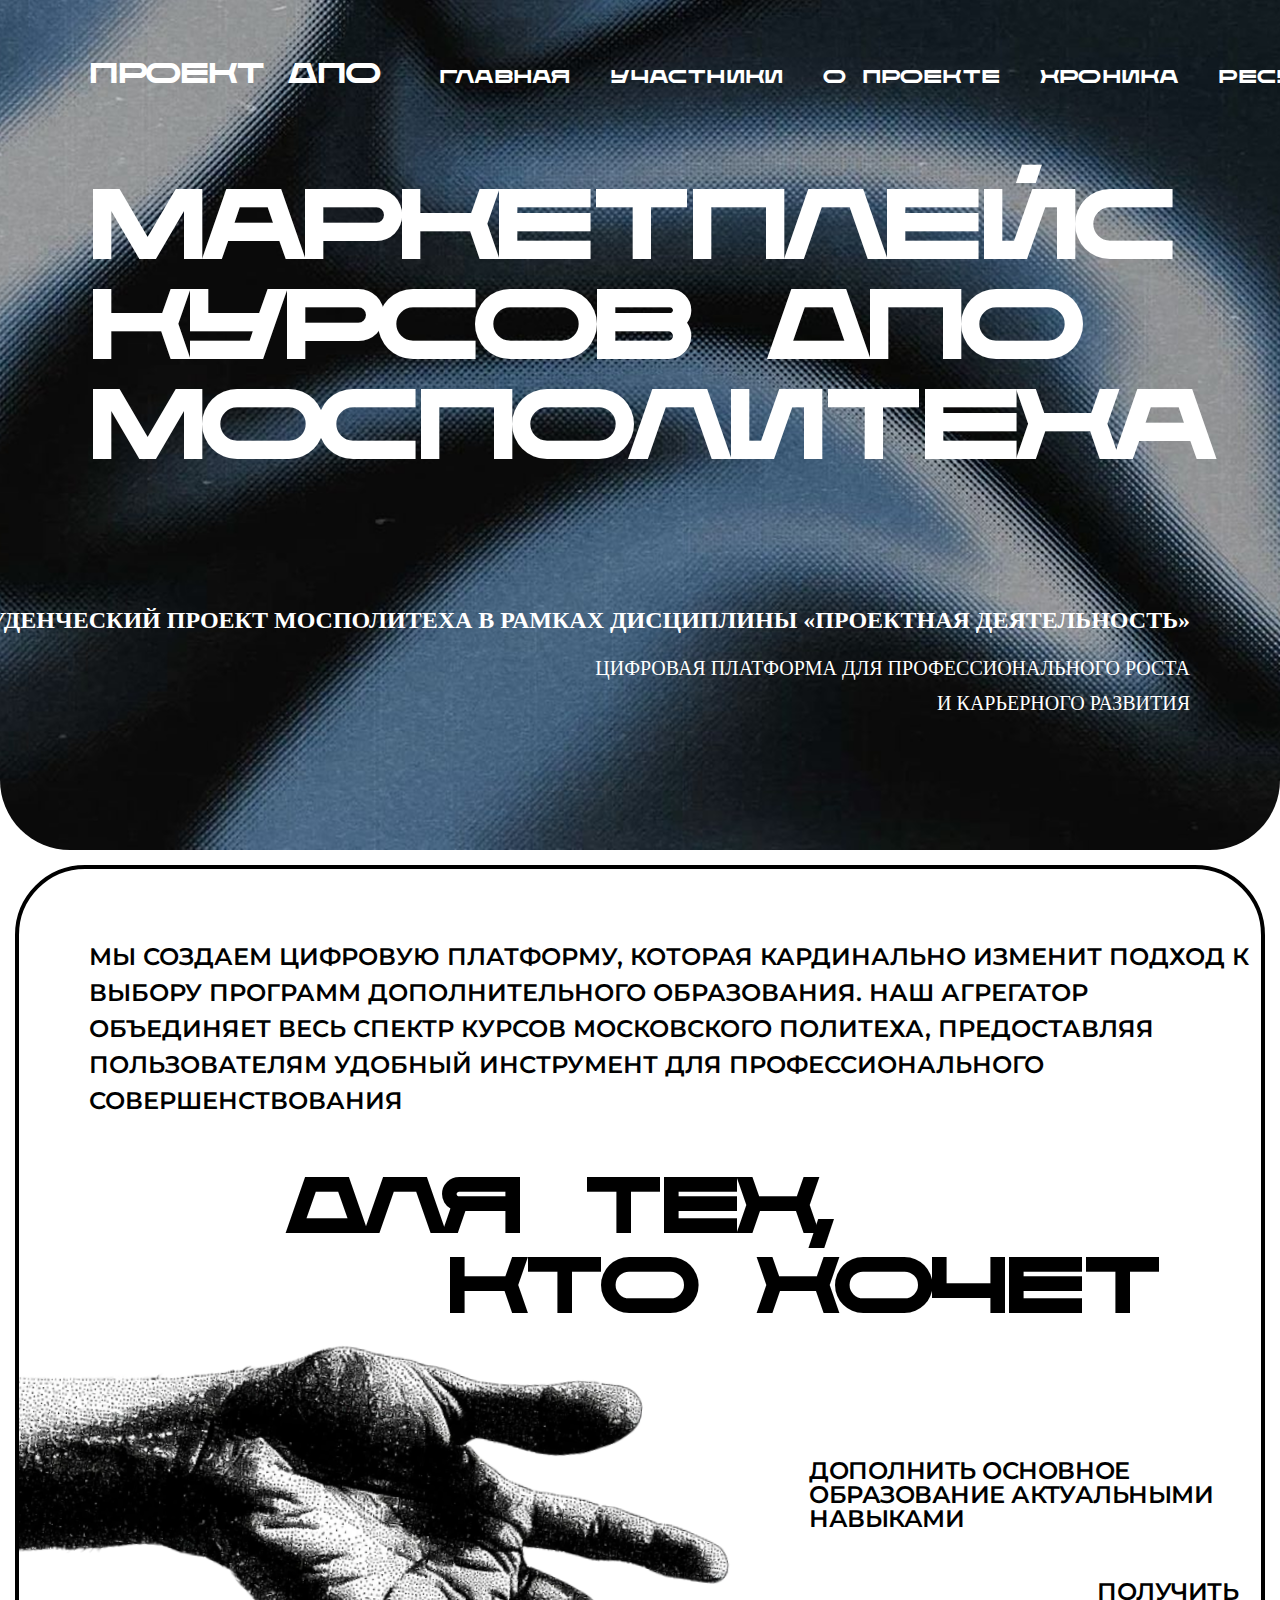
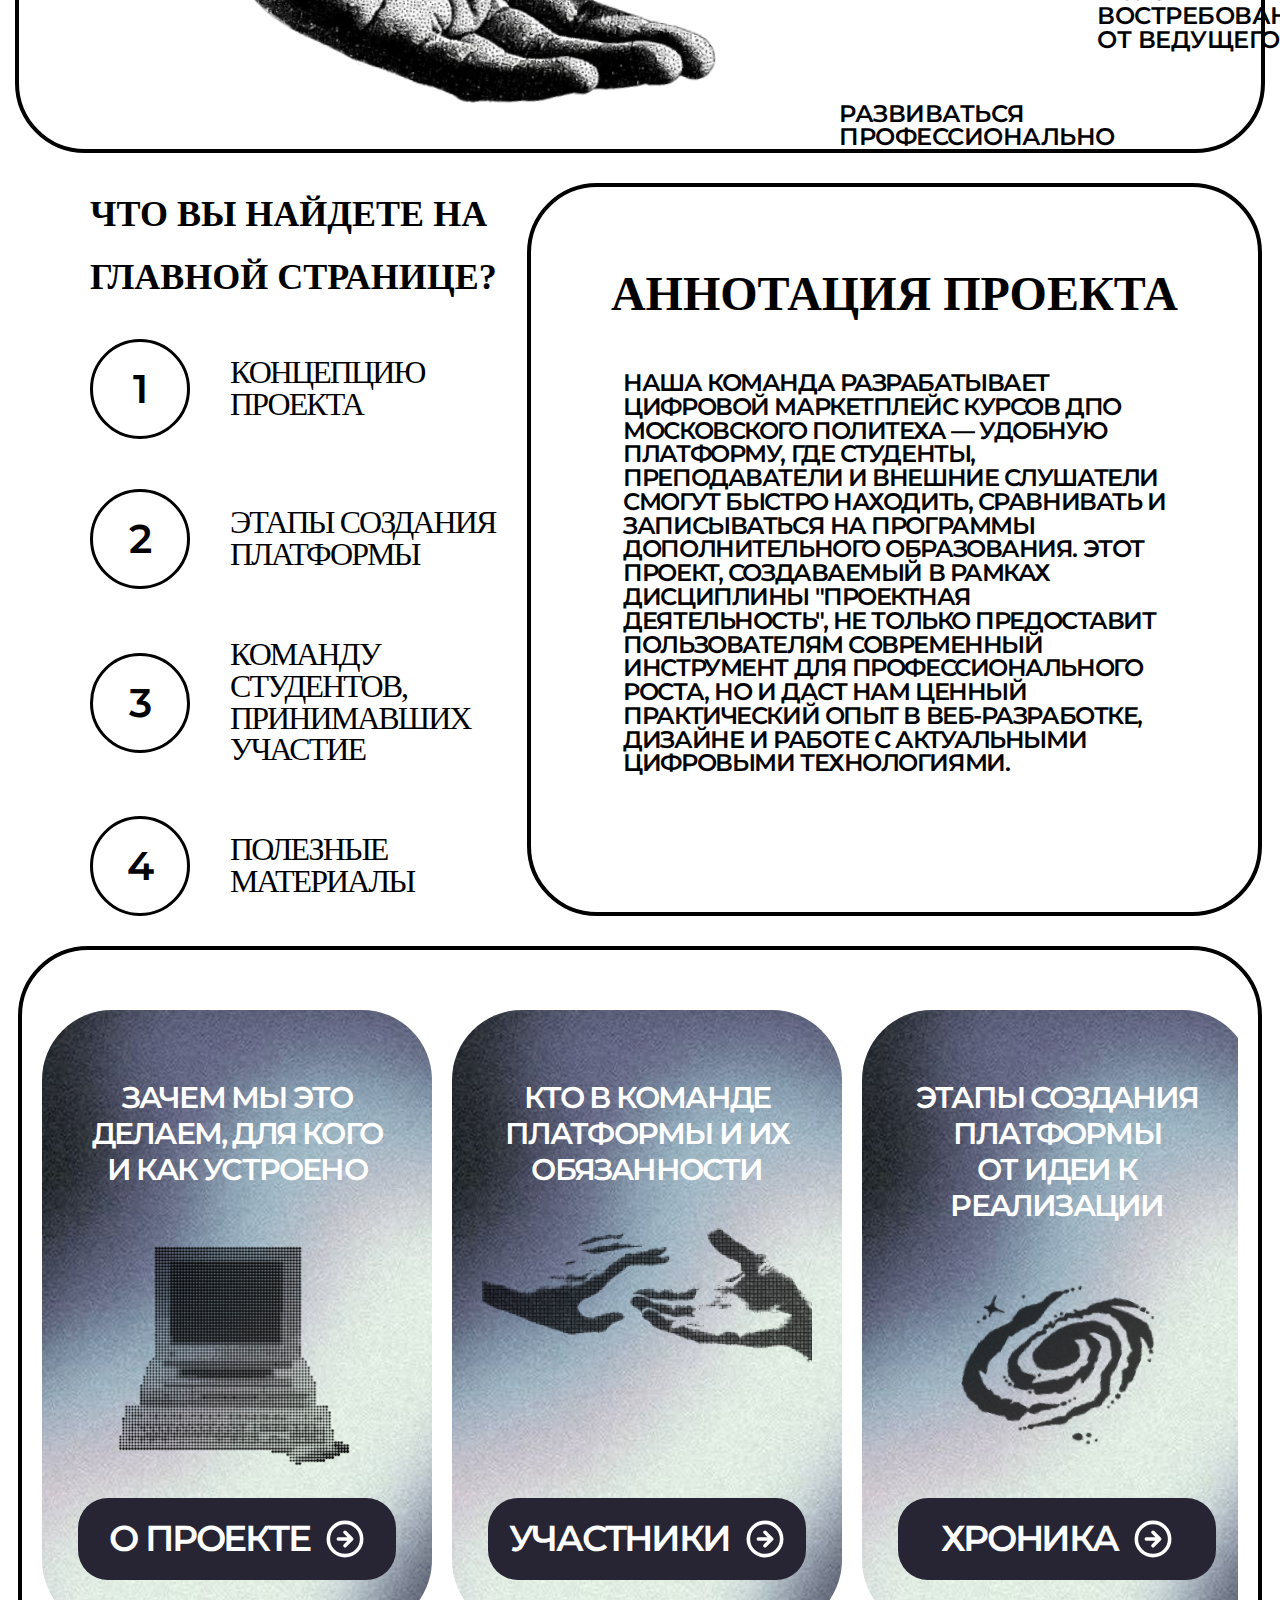
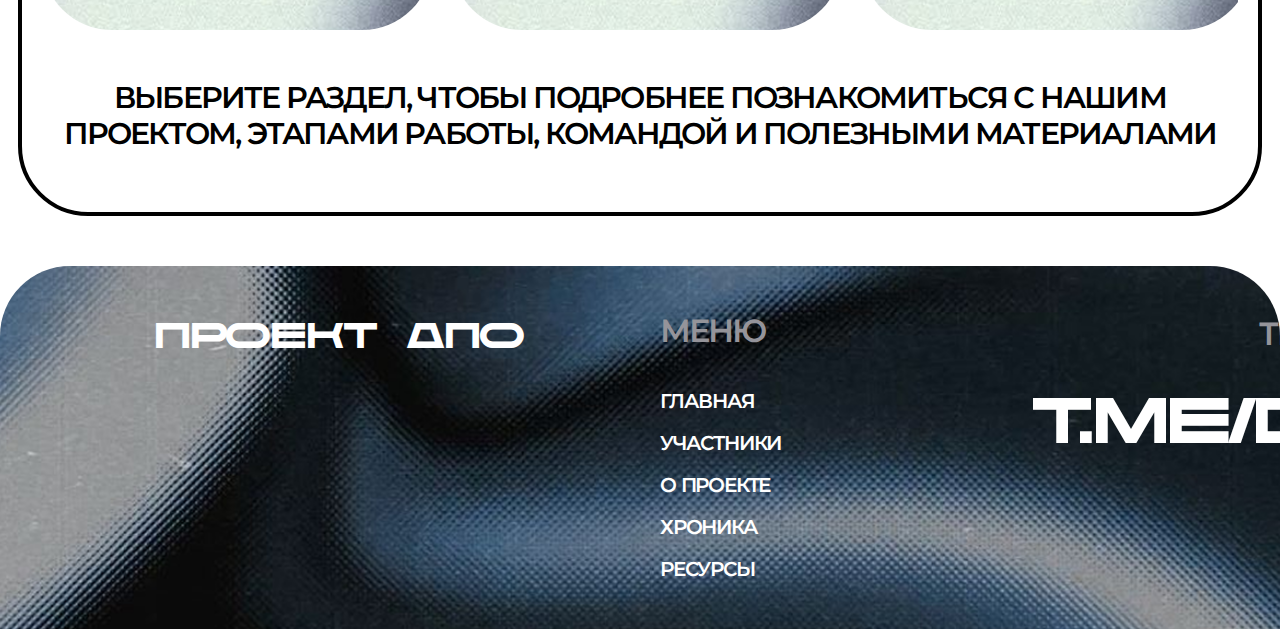
<file: site/index.html>
<!DOCTYPE html>
<html lang="en">
<head>
	<meta charset="UTF-8">
	<meta name="viewport" content="width=device-width, initial-scale=1.0">
	<title>Document</title>
	<link rel="stylesheet" href="./styles.css">
</head>
<body>
	<header class="header">
		<div class="logo-plus-nav">
			<a href="/" class="header-logo">Проект ДПО</a>
			<nav class="header-menu">
				<ul class="header-menu-list">
					<li class="header-menu-item">
						<a href="/" class="header-menu-link">Главная</a>
					</li>
					<li class="header-menu-item">
						<a href="/" class="header-menu-link">Участники</a>
					</li>
					<li class="header-menu-item">
						<a href="/" class="header-menu-link">О проекте</a>
					</li>
					<li class="header-menu-item">
						<a href="/" class="header-menu-link">Хроника</a>
					</li>
					<li class="header-menu-item">
						<a href="/" class="header-menu-link">Ресурсы</a>
					</li>
				</ul>
			</nav>
		</div>
		<h1 class="header-title">Маркетплейс<br>курсов ДПО<br>Мосполитеха</h1>
		<div class="header-info">
			<div class="header-info-body">
				<div class="header-info-title">Студенческий проект Мосполитеха в рамках дисциплины «Проектная деятельность»</div>
				<div class="header-info-description">Цифровая платформа для профессионального роста <br> и карьерного развития</div>
			</div>
		</div>
	</header>
	<main class="content">
		<section class="banner">
			<div class="section-banner-description">
				<p>Мы создаем цифровую платформу, которая кардинально изменит подход к<br>выбору программ дополнительного образования. Наш агрегатор<br>объединяет весь спектр курсов Московского Политеха, предоставляя<br>пользователям удобный инструмент для профессионального совершенствования</p>
			</div>
			
			<div class="section-banner-title-wrapper">
				<h2 class="section-banner-title">
					ДЛЯ ТЕХ,<br>
					<span class="indent">КТО ХОЧЕТ</span>
				</h2>
			</div>			
			<div class="section-banner-body">
				<img src="./image/руки 2 1.svg" class="section-banner-image">
				<ul class="section-banner-list">
					<li class="section-banner-item item-start">дополнить основное<br>образование актуальными<br>навыками</li>
					<li class="section-banner-item item-center">получить<br>востребованные знания<br>от ведущего вуза</li>
					<li class="section-banner-item item-end">развиваться<br>профессионально</li>
				</ul>				
			</div>
		</section>
		<section class="section-annotation">
			<div class="section-annotation-body">
				<h3 class="section-annotation-title">Что вы найдете на главной странице?</h3>
				<ul class="section-annotation-list">
					<li class="section-annotation-item">
						<div class="circle">1</div>
						<div class="text">Концепцию проекта</div>
					</li>
					<li class="section-annotation-item">
						<div class="circle">2</div>
						<div class="text">Этапы создания платформы</div>
					</li>
					<li class="section-annotation-item">
						<div class="circle">3</div>
						<div class="text">команду студентов,<br> принимавших участие</div>
					</li>
					<li class="section-annotation-item">
						<div class="circle">4</div>
						<div class="text">Полезные материалы</div>
					</li>
				</ul>
			</div>
			<div class="section-annotation-info">
					<h3 class="section-annotation-info-title">Аннотация проекта</h3>
					<div class="section-annotation-info-description">Наша команда разрабатывает<br>цифровой маркетплейс курсов ДПО<br>Московского Политеха — удобную<br>платформу, где студенты,<br>преподаватели и внешние слушатели<br>смогут быстро находить, сравнивать и<br>записываться на программы<br>дополнительного образования. Этот<br>проект, создаваемый в рамках<br>дисциплины "Проектная<br>деятельность", не только предоставит<br>пользователям современный<br>инструмент для профессионального<br>роста, но и даст нам ценный<br>практический опыт в веб-разработке,<br>дизайне и работе с актуальными<br>цифровыми технологиями.</div>
			</div>
		</section>
		<section class="section-service banner">
			<div class="setvice-body">
				<ul class="service-list">
					<li class="service-item forback">
						<div class="servive-item-info">зачем мы это<br>делаем, для кого<br>и как устроено</div>
						<img src="./image/Rectangle.svg" width="290" height="290">
						<a href="/" class="button">
							о проекте
							<img src="./image/circle-arrow-right.svg" class="button-arrow" width="40" height="40">
						</a>
					</li>
					<li class="service-item">
						<div class="servive-item-info">Кто в команде<br>платформы и их<br>обязанности</div>
						<img src="./image/Руки.svg" width="400" height="200" class="bruh">
						<a href="/" class="button">
							участники
							<img src="./image/circle-arrow-right.svg" class="button-arrow" width="40" height="40">
						</a>
					</li>
					<li class="service-item">
						<div class="servive-item-info">Этапы создания<br>платформы<br>от идеи к реализации</div>
						<img src="./image/субъект.svg" width="230" height="220">
						<a href="/" class="button">
							хроника
							<img src="./image/circle-arrow-right.svg" class="button-arrow" width="40" height="40">
						</a>
					</li>
					<li class="service-item">
						<div class="servive-item-info">Где можно<br>подробнее<br>узнать о ДПО</div>
						<img src="./image/глаз.svg" width="325" height="265">
						<a href="/" class="button">
							ресурсы
							<img src="./image/circle-arrow-right.svg" class="button-arrow" width="40" height="40">
						</a>
					</li>
				</ul>
				<div class="service-info">
					<p>Выберите раздел, чтобы подробнее познакомиться с нашим<br>проектом, этапами работы, командой и полезными материалами</p>
				</div>
			</div>
		</section>
	</main>
</body>
<footer class="footer">
	<div class="footer-wrapper">
		<a href="/" class="footer-logo first">Проект ДПО</a>
		<nav class="footer-menu second">
			<h3 class="footer-title">Меню</h3>
			<ul class="footer-menu-list">
				<li class="footer-menu-item">
					<a href="/" class="footer-menu-link">Главная</a>
				</li>
				<li class="footer-menu-item">
					<a href="/" class="footer-menu-link">Участники</a>
				</li>
				<li class="footer-menu-item">
					<a href="/" class="footer-menu-link">О проекте</a>
				</li>
				<li class="footer-menu-item">
					<a href="/" class="footer-menu-link">Хроника</a>
				</li>
				<li class="footer-menu-item">
					<a href="/" class="footer-menu-link">Ресурсы</a>
				</li>
			</ul>
		</nav>
		<div class="footer-dop third">
			<p class="someshit">Телеграм курсов дпо:</p>
			<h3 class="footer-dop-title">T.ME/DPOMPU</h3>
		</div>
	</div>
</footer>

</html>
</file>
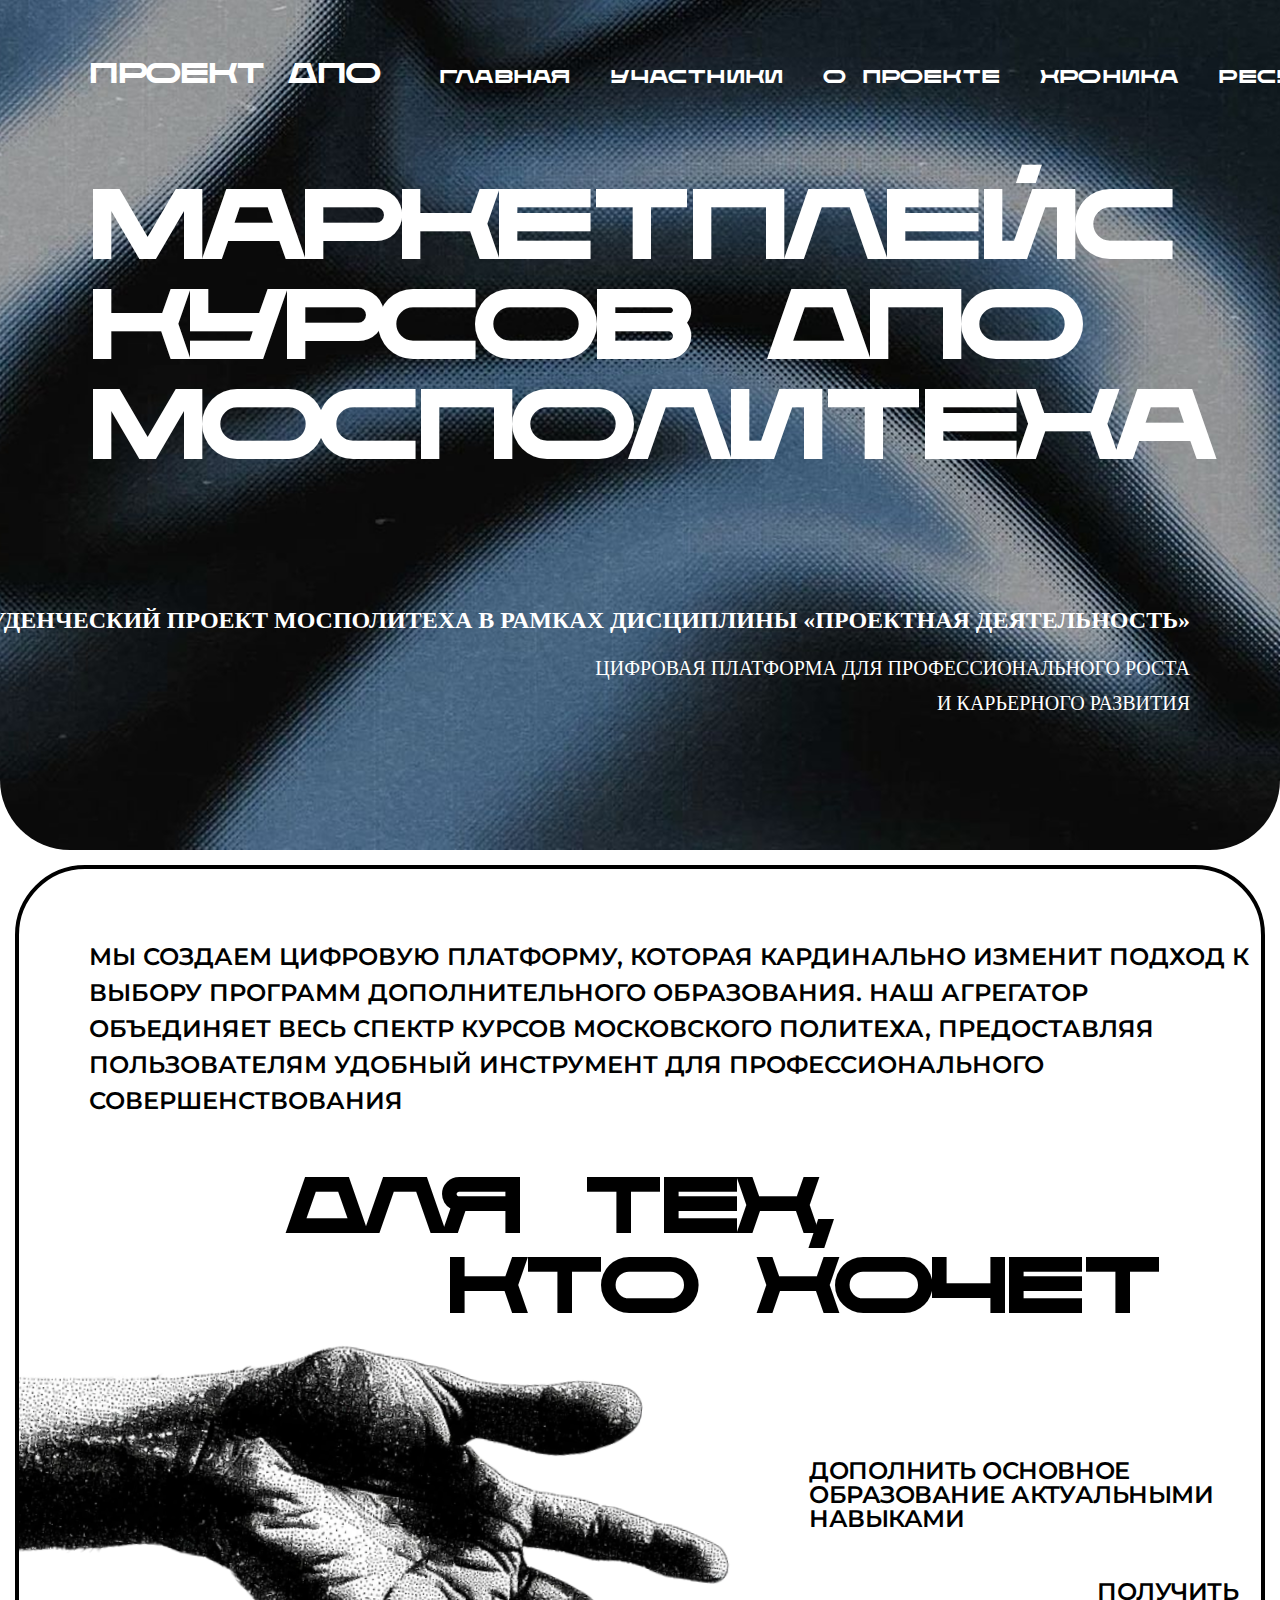
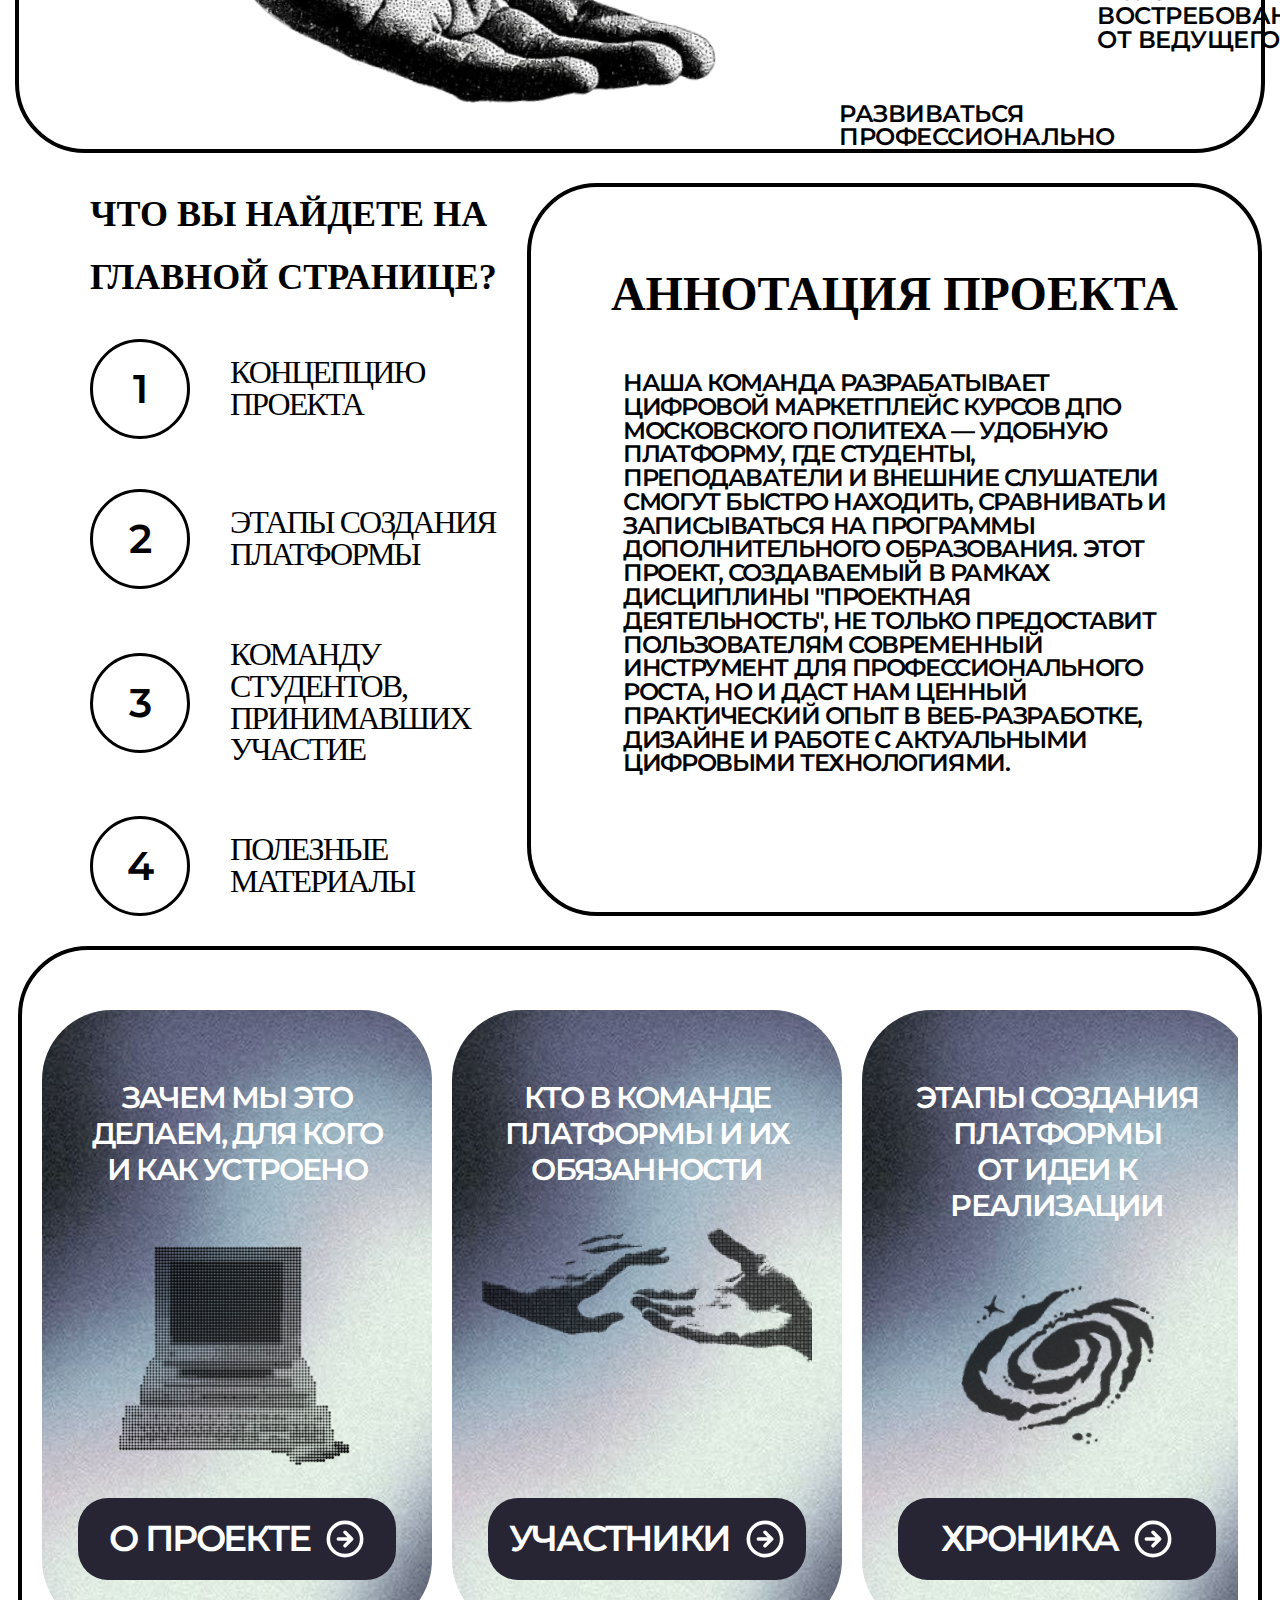
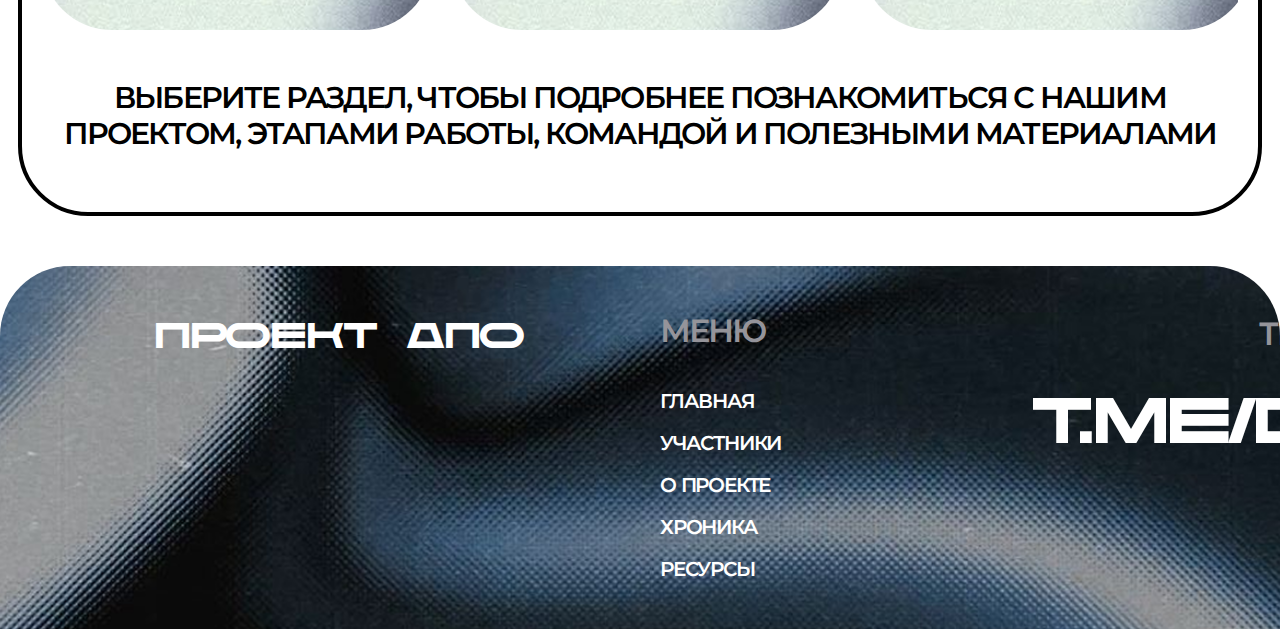
<file: site/Главная страница.html>
<!DOCTYPE html>
<html lang="en">
<head>
	<meta charset="UTF-8">
	<meta name="viewport" content="width=device-width, initial-scale=1.0">
	<title>Главная</title>
	<link rel="stylesheet" href="./styles.css">
</head>
<body>
	<header class="header">
		<div class="logo-plus-nav">
			<a href="Главная страница.html" class="header-logo">Проект ДПО</a>
			<nav class="header-menu">
				<ul class="header-menu-list">
					<li class="header-menu-item">
						<a href="Главная страница.html" class="header-menu-link">Главная</a>
					</li>
					<li class="header-menu-item">
						<a href="Участники.html" class="header-menu-link">Участники</a>
					</li>
					<li class="header-menu-item">
						<a href="О проекте.html" class="header-menu-link">О проекте</a>
					</li>
					<li class="header-menu-item">
						<a href="Хроника.html" class="header-menu-link">Хроника</a>
					</li>
					<li class="header-menu-item">
						<a href="Ресурсы.html" class="header-menu-link">Ресурсы</a>
					</li>
				</ul>
			</nav>
		</div>
		<h1 class="header-title">Маркетплейс<br>курсов ДПО<br>Мосполитеха</h1>
		<div class="header-info">
			<div class="header-info-body">
				<div class="header-info-title">Студенческий проект Мосполитеха в рамках дисциплины «Проектная деятельность»</div>
				<div class="header-info-description">Цифровая платформа для профессионального роста <br> и карьерного развития</div>
			</div>
		</div>
	</header>
	<main class="content">
		<section class="banner">
			<div class="section-banner-description">
				<p>Мы создаем цифровую платформу, которая кардинально изменит подход к<br>выбору программ дополнительного образования. Наш агрегатор<br>объединяет весь спектр курсов Московского Политеха, предоставляя<br>пользователям удобный инструмент для профессионального совершенствования</p>
			</div>
			
			<div class="section-banner-title-wrapper">
				<h2 class="section-banner-title">
					ДЛЯ ТЕХ,<br>
					<span class="indent">КТО ХОЧЕТ</span>
				</h2>
			</div>			
			<div class="section-banner-body">
				<img src="./image/руки 2 1.svg" class="section-banner-image">
				<ul class="section-banner-list">
					<li class="section-banner-item item-start">дополнить основное<br>образование актуальными<br>навыками</li>
					<li class="section-banner-item item-center">получить<br>востребованные знания<br>от ведущего вуза</li>
					<li class="section-banner-item item-end">развиваться<br>профессионально</li>
				</ul>				
			</div>
		</section>
		<section class="section-annotation">
			<div class="section-annotation-body">
				<h3 class="section-annotation-title">Что вы найдете на главной странице?</h3>
				<ul class="section-annotation-list">
					<li class="section-annotation-item">
						<div class="circle">1</div>
						<div class="text">Концепцию проекта</div>
					</li>
					<li class="section-annotation-item">
						<div class="circle">2</div>
						<div class="text">Этапы создания платформы</div>
					</li>
					<li class="section-annotation-item">
						<div class="circle">3</div>
						<div class="text">команду студентов,<br> принимавших участие</div>
					</li>
					<li class="section-annotation-item">
						<div class="circle">4</div>
						<div class="text">Полезные материалы</div>
					</li>
				</ul>
			</div>
			<div class="section-annotation-info">
					<h3 class="section-annotation-info-title">Аннотация проекта</h3>
					<div class="section-annotation-info-description">Наша команда разрабатывает<br>цифровой маркетплейс курсов ДПО<br>Московского Политеха — удобную<br>платформу, где студенты,<br>преподаватели и внешние слушатели<br>смогут быстро находить, сравнивать и<br>записываться на программы<br>дополнительного образования. Этот<br>проект, создаваемый в рамках<br>дисциплины "Проектная<br>деятельность", не только предоставит<br>пользователям современный<br>инструмент для профессионального<br>роста, но и даст нам ценный<br>практический опыт в веб-разработке,<br>дизайне и работе с актуальными<br>цифровыми технологиями.</div>
			</div>
		</section>
		<section class="section-service banner">
			<div class="setvice-body">
				<ul class="service-list">
					<li class="service-item forback">
						<div class="servive-item-info">зачем мы это<br>делаем, для кого<br>и как устроено</div>
						<img src="./image/Rectangle.svg" width="290" height="290">
						<a href="О проекте.html" class="button">
							о проекте
							<img src="./image/circle-arrow-right.svg" class="button-arrow" width="40" height="40">
						</a>
					</li>
					<li class="service-item">
						<div class="servive-item-info">Кто в команде<br>платформы и их<br>обязанности</div>
						<img src="./image/Руки.svg" width="400" height="200" class="bruh">
						<a href="Участники.html" class="button">
							участники
							<img src="./image/circle-arrow-right.svg" class="button-arrow" width="40" height="40">
						</a>
					</li>
					<li class="service-item">
						<div class="servive-item-info">Этапы создания<br>платформы<br>от идеи к реализации</div>
						<img src="./image/субъект.svg" width="230" height="220">
						<a href="Хроника.html" class="button">
							хроника
							<img src="./image/circle-arrow-right.svg" class="button-arrow" width="40" height="40">
						</a>
					</li>
					<li class="service-item">
						<div class="servive-item-info">Где можно<br>подробнее<br>узнать о ДПО</div>
						<img src="./image/глаз.svg" width="325" height="265">
						<a href="Ресурсы.html" class="button">
							ресурсы
							<img src="./image/circle-arrow-right.svg" class="button-arrow" width="40" height="40">
						</a>
					</li>
				</ul>
				<div class="service-info">
					<p>Выберите раздел, чтобы подробнее познакомиться с нашим<br>проектом, этапами работы, командой и полезными материалами</p>
				</div>
			</div>
		</section>
	</main>
</body>
<footer class="footer">
	<div class="footer-wrapper">
		<a href="/" class="footer-logo first">Проект ДПО</a>
		<nav class="footer-menu second">
			<h3 class="footer-title">Меню</h3>
			<ul class="footer-menu-list">
				<li class="footer-menu-item">
					<a href="Главная страница.html" class="footer-menu-link">Главная</a>
				</li>
				<li class="footer-menu-item">
					<a href="Участники.html" class="footer-menu-link">Участники</a>
				</li>
				<li class="footer-menu-item">
					<a href="О проекте.html" class="footer-menu-link">О проекте</a>
				</li>
				<li class="footer-menu-item">
					<a href="Хроника.html" class="footer-menu-link">Хроника</a>
				</li>
				<li class="footer-menu-item">
					<a href="Ресурсы.html" class="footer-menu-link">Ресурсы</a>
				</li>
			</ul>
		</nav>
		<div class="footer-dop third">
			<p class="someshit">Телеграм курсов дпо:</p>
			<h3 class="footer-dop-title">T.ME/DPOMPU</h3>
		</div>
	</div>
</footer>

</html>
</file>
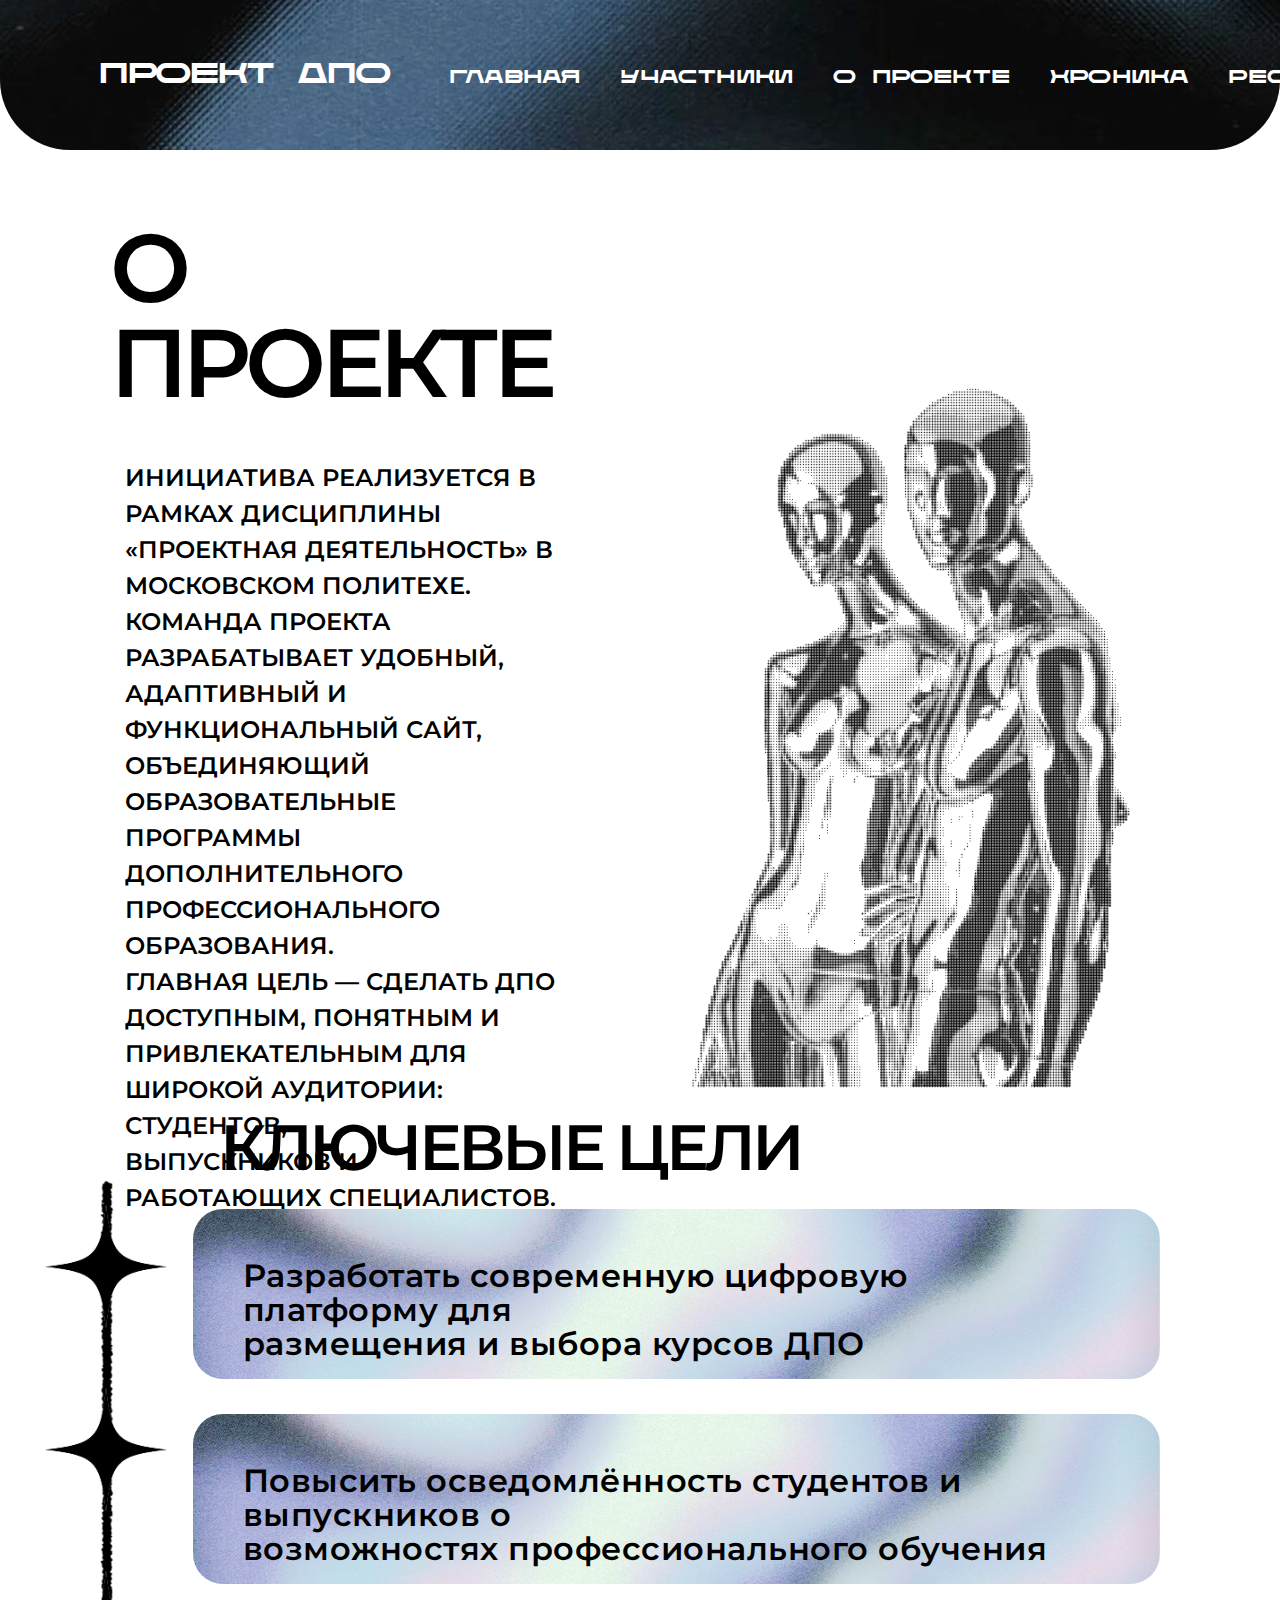
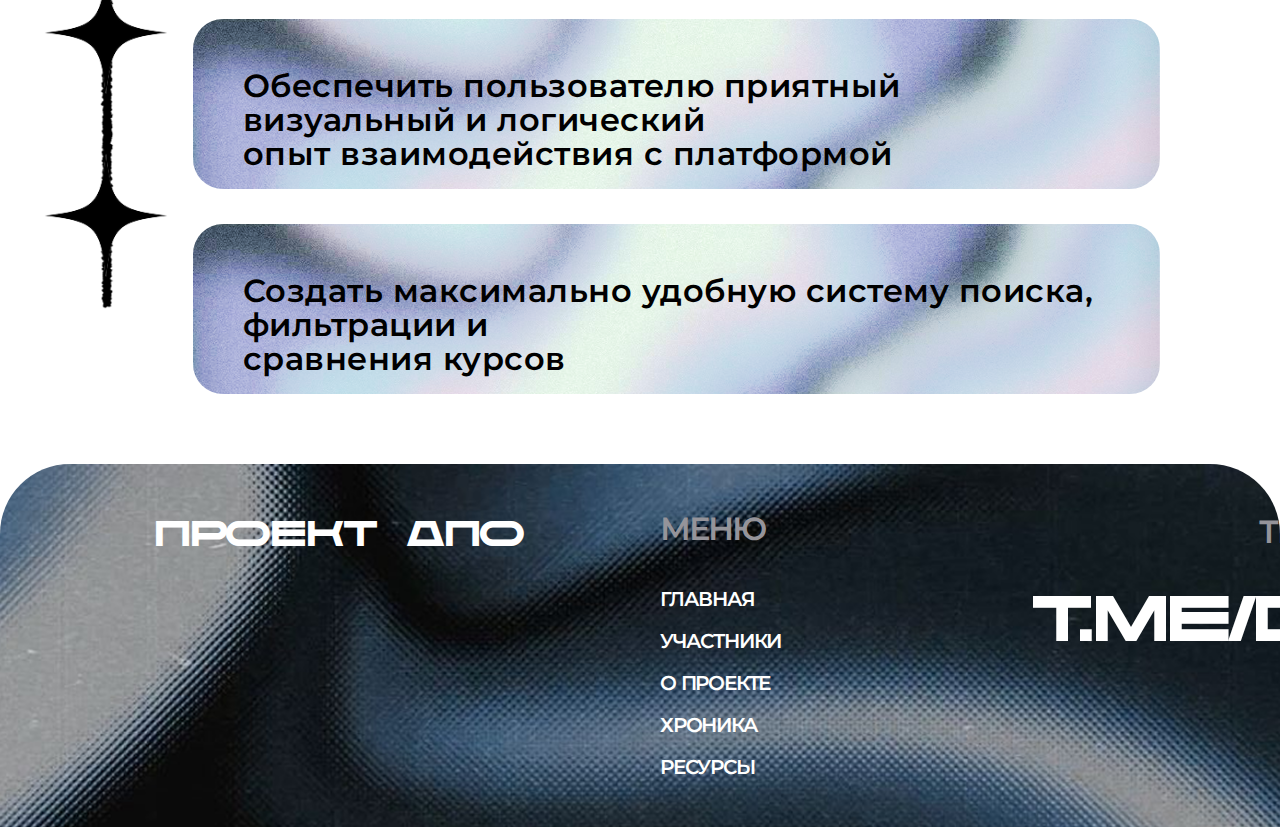
<file: site/О проекте.html>
<!DOCTYPE html>
<html lang="en">
<head>
	<meta charset="UTF-8">
	<meta name="viewport" content="width=device-width, initial-scale=1.0">
	<title>О проекте</title>
	<link rel="stylesheet" href="./styles.css">
</head>
<body>
	<header class="header alt-header">
		<div class="logo-plus-nav">
			<a href="Главная страница.html" class="header-logo">Проект ДПО</a>
			<nav class="header-menu">
				<ul class="header-menu-list">
					<li class="header-menu-item"><a href="Главная страница.html" class="header-menu-link">Главная</a></li>
					<li class="header-menu-item"><a href="Участники.html" class="header-menu-link">Участники</a></li>
					<li class="header-menu-item"><a href="О проекте.html" class="header-menu-link">О проекте</a></li>
					<li class="header-menu-item"><a href="Хроника.html" class="header-menu-link">Хроника</a></li>
					<li class="header-menu-item"><a href="Ресурсы.html" class="header-menu-link">Ресурсы</a></li>
				</ul>
			</nav>
		</div>
	</header>
	<section class="about">
		<div class="about-info">
			<div class="about-info-wrapper">
				<h3 class="about-info-title">о проекте</h3>
				<p class="about-info-description">
					Инициатива реализуется в рамках дисциплины<br>
					«Проектная деятельность» в Московском Политехе.<br>
					Команда проекта разрабатывает удобный, адаптивный и<br>
					функциональный сайт, объединяющий образовательные<br>
					программы дополнительного профессионального<br>
					образования.<br>
					Главная цель — сделать ДПО доступным, понятным и<br>
					привлекательным для широкой аудитории: студентов,<br>
					выпускников и работающих специалистов.
				</p>
			</div>
			<img src="./image/кенты.svg" class="goals-image" width="700" height="700">
		</div>
		<div class="goals-info">
			<h3 class="goals-title">КЛЮЧЕВЫЕ ЦЕЛИ</h3>
			<div class="goals-wrapper">
					<div class="goals-images">
						<img src="./image/bruh.png" class="img-item">
					</div>
					<div class="vertical-line"></div>
					<ul class="goals-info-list">
							<li class="goals-info-item">
									<div class="box">
											<p>Разработать современную цифровую платформу для<br>размещения и выбора курсов ДПО</p>
									</div>
							</li>
							<li class="goals-info-item">
									<div class="box">
											<p>Повысить осведомлённость студентов и выпускников о<br>возможностях профессионального обучения</p>
									</div>
							</li>
							<li class="goals-info-item">
									<div class="box">
											<p>Обеспечить пользователю приятный визуальный и логический<br>опыт взаимодействия с платформой</p>
									</div>
							</li>
							<li class="goals-info-item">
									<div class="box">
											<p>Создать максимально удобную систему поиска, фильтрации и<br>сравнения курсов</p>
									</div>
							</li>
					</ul>
			</div>
		</div>
	</section>
</body>
<footer class="footer">
	<div class="footer-wrapper">
		<a href="/" class="footer-logo first">Проект ДПО</a>
		<nav class="footer-menu second">
			<h3 class="footer-title">Меню</h3>
			<ul class="footer-menu-list">
				<li class="footer-menu-item">
					<a href="Главная страница.html" class="footer-menu-link">Главная</a>
				</li>
				<li class="footer-menu-item">
					<a href="Участники.html" class="footer-menu-link">Участники</a>
				</li>
				<li class="footer-menu-item">
					<a href="О проекте.html" class="footer-menu-link">О проекте</a>
				</li>
				<li class="footer-menu-item">
					<a href="Хроника.html" class="footer-menu-link">Хроника</a>
				</li>
				<li class="footer-menu-item">
					<a href="Ресурсы.html" class="footer-menu-link">Ресурсы</a>
				</li>
			</ul>
		</nav>
		<div class="footer-dop third">
			<p class="someshit">Телеграм курсов дпо:</p>
			<h3 class="footer-dop-title">T.ME/DPOMPU</h3>
		</div>
	</div>
</footer>

</html>
</file>
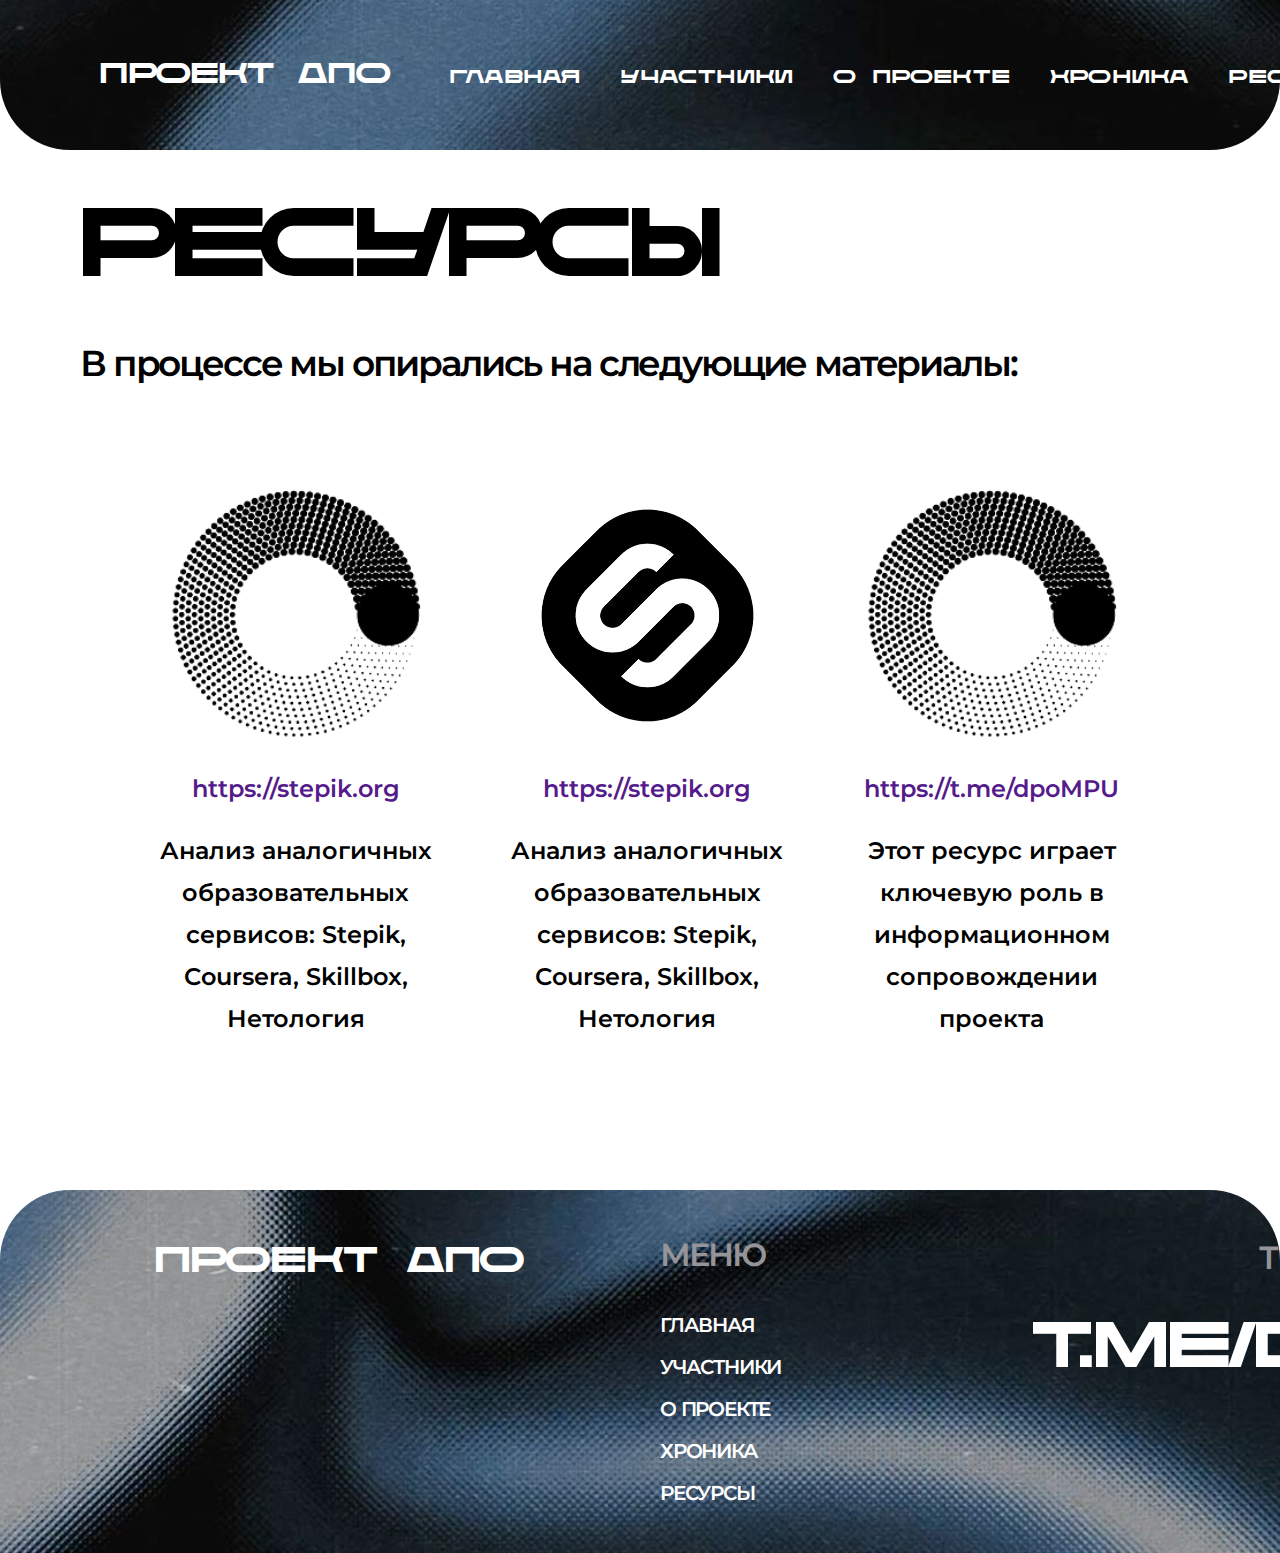
<file: site/Ресурсы.html>
<!DOCTYPE html>
<html lang="en">
<head>
	<meta charset="UTF-8">
	<meta name="viewport" content="width=device-width, initial-scale=1.0">
	<title>Ресурсы</title>
	<link rel="stylesheet" href="./styles.css">
</head>
<body>
	<header class="header alt-header">
		<div class="logo-plus-nav">
			<a href="Главная страница.html" class="header-logo">Проект ДПО</a>
			<nav class="header-menu">
				<ul class="header-menu-list">
					<li class="header-menu-item"><a href="Главная страница.html" class="header-menu-link">Главная</a></li>
					<li class="header-menu-item"><a href="Участники.html" class="header-menu-link">Участники</a></li>
					<li class="header-menu-item"><a href="О проекте.html" class="header-menu-link">О проекте</a></li>
					<li class="header-menu-item"><a href="Хроника.html" class="header-menu-link">Хроника</a></li>
					<li class="header-menu-item"><a href="Ресурсы.html" class="header-menu-link">Ресурсы</a></li>
				</ul>
			</nav>
		</div>
	</header>
	<h1 class="uct">Ресурсы</h1>
	<div class="source-info">В процессе мы опирались на следующие материалы:</div>
	<ul class="source-list">
		<li class="source-item">
			<img src="./image/logo_3_(1) 1.png" class="source-image">
			<a href="" class="source-link">https://stepik.org</a>
			<div class="source-description">Анализ аналогичных образовательных сервисов: Stepik, Coursera, Skillbox, Нетология</div>
		</li>
		<li class="source-item">
			<img src="./image/unnamed 2.png" class="source-image">
			<a href="" class="source-link">https://stepik.org</a>
			<div class="source-description">Анализ аналогичных образовательных сервисов: Stepik, Coursera, Skillbox, Нетология</div>
		</li>
		<li class="source-item">
			<img src="./image/logo_3_(1) 1.png" class="source-image">
			<a href="" class="source-link">https://t.me/dpoMPU</a>
			<div class="source-description">Этот ресурс играет ключевую роль в информационном сопровождении проекта</div>
		</li>
	</ul>
</body>
<footer class="footer">
	<div class="footer-wrapper">
		<a href="/" class="footer-logo first">Проект ДПО</a>
		<nav class="footer-menu second">
			<h3 class="footer-title">Меню</h3>
			<ul class="footer-menu-list">
				<li class="footer-menu-item">
					<a href="Главная страница.html" class="footer-menu-link">Главная</a>
				</li>
				<li class="footer-menu-item">
					<a href="Участники.html" class="footer-menu-link">Участники</a>
				</li>
				<li class="footer-menu-item">
					<a href="О проекте.html" class="footer-menu-link">О проекте</a>
				</li>
				<li class="footer-menu-item">
					<a href="Хроника.html" class="footer-menu-link">Хроника</a>
				</li>
				<li class="footer-menu-item">
					<a href="Ресурсы.html" class="footer-menu-link">Ресурсы</a>
				</li>
			</ul>
		</nav>
		<div class="footer-dop third">
			<p class="someshit">Телеграм курсов дпо:</p>
			<h3 class="footer-dop-title">T.ME/DPOMPU</h3>
		</div>
	</div>
</footer>
</html>
</file>
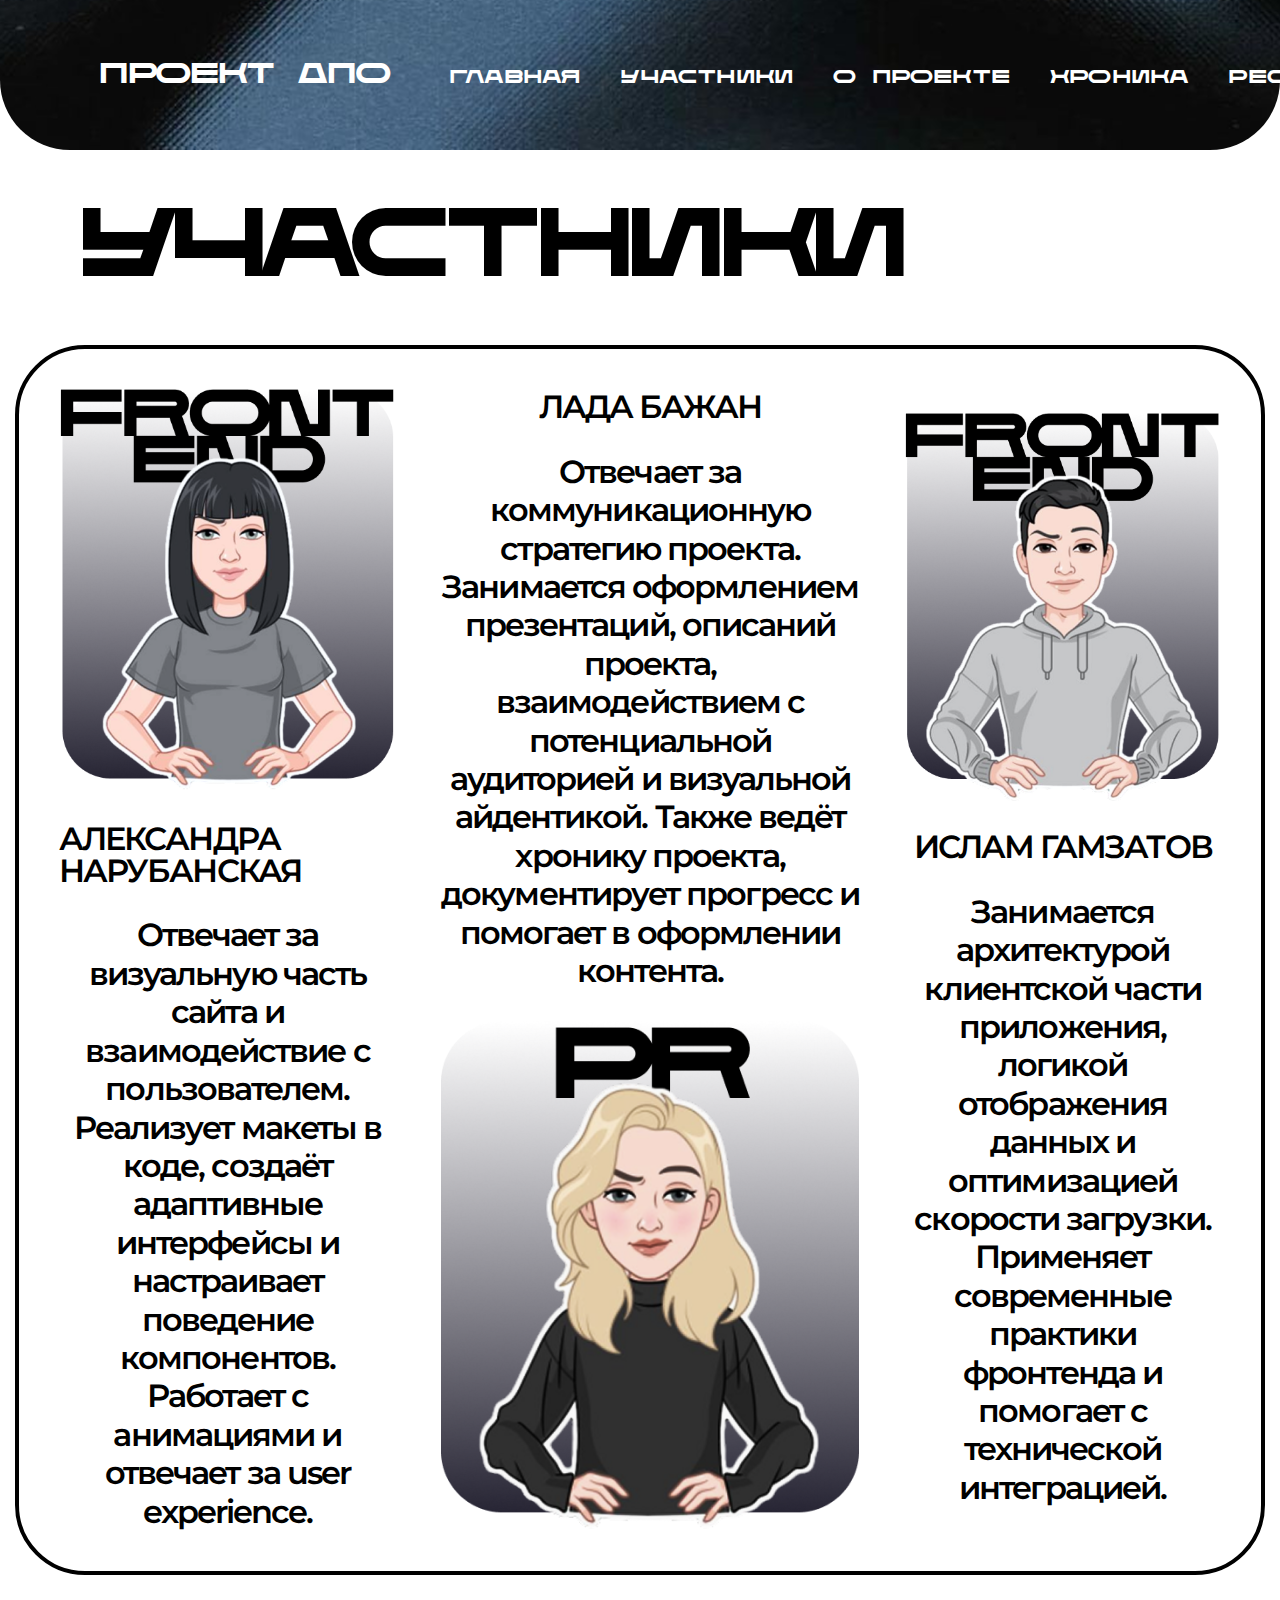
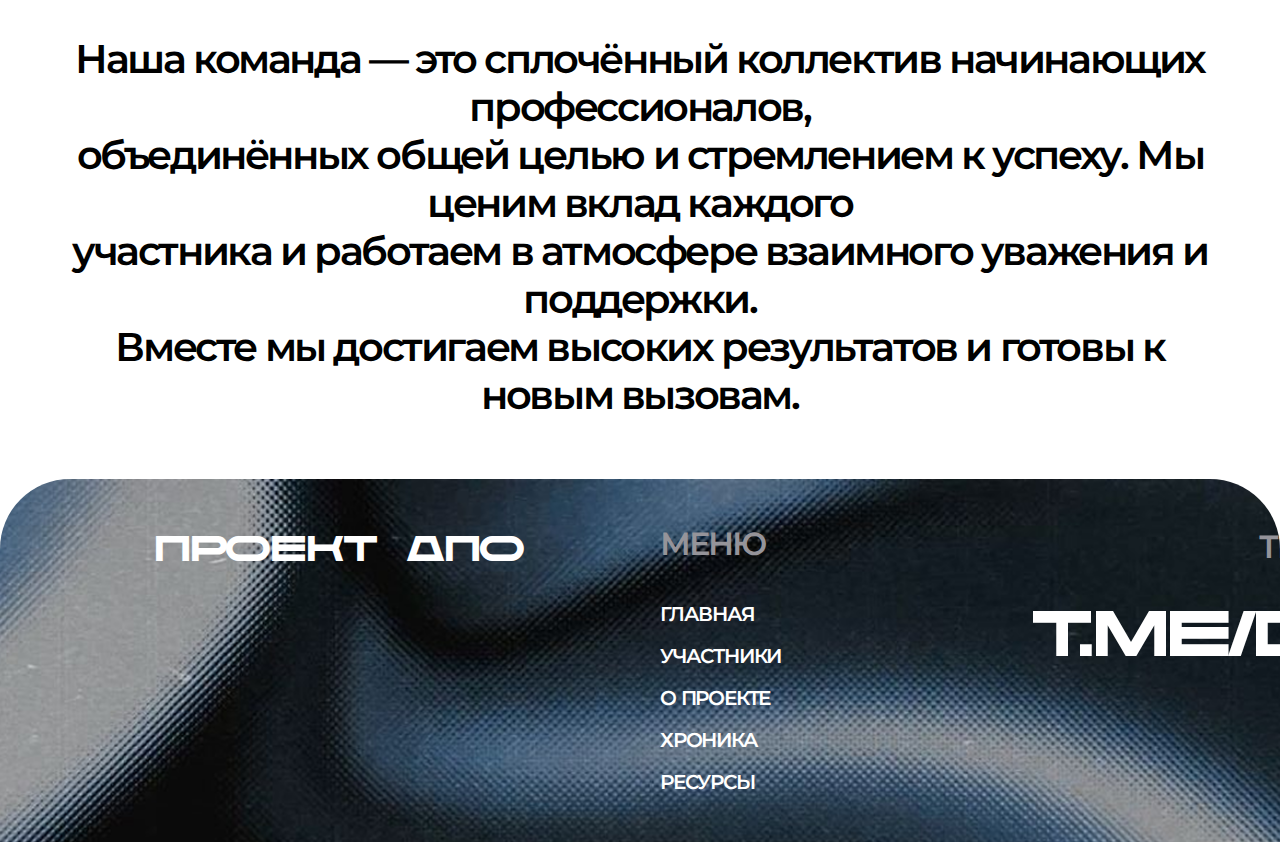
<file: site/Участники.html>
<!DOCTYPE html>
<html lang="ru">
<head>
	<meta charset="UTF-8">
	<meta name="viewport" content="width=device-width, initial-scale=1.0">
	<title>Участники</title>
	<link rel="stylesheet" href="./styles.css">
</head>
<body>
	<header class="header alt-header">
		<div class="logo-plus-nav">
			<a href="Главная страница.html" class="header-logo">Проект ДПО</a>
			<nav class="header-menu">
				<ul class="header-menu-list">
					<li class="header-menu-item"><a href="Главная страница.html" class="header-menu-link">Главная</a></li>
					<li class="header-menu-item"><a href="Участники.html" class="header-menu-link">Участники</a></li>
					<li class="header-menu-item"><a href="О проекте.html" class="header-menu-link">О проекте</a></li>
					<li class="header-menu-item"><a href="Хроника.html" class="header-menu-link">Хроника</a></li>
					<li class="header-menu-item"><a href="Ресурсы.html" class="header-menu-link">Ресурсы</a></li>
				</ul>
			</nav>
		</div>
	</header>
	<h1 class="uct">Участники</h1>
	<section class="players">
		<ul class="list-players">
			<li class="team-member">
				<img src="./image/Frame 2117938086.png" alt="" class="member-image">
				<h3 class="member-title">Александра Нарубанская</h3>
				<div class="member-description">
					<p>
						Отвечает за визуальную часть сайта и взаимодействие с пользователем.
						Реализует макеты в коде, создаёт адаптивные интерфейсы
						и настраивает поведение компонентов.
						Работает с анимациями и отвечает за user experience.
					</p>
				</div>
			</li>

			<li class="team-member">
				<h3 class="member-title">Лада Бажан</h3>
				<div class="member-description">
					<p>
						Отвечает за коммуникационную стратегию проекта.
						Занимается оформлением презентаций, описаний проекта,
						взаимодействием с потенциальной аудиторией и визуальной айдентикой.
						Также ведёт хронику проекта, документирует прогресс
						и помогает в оформлении контента.
					</p>
				</div>
				<img src="./image/lada.png" alt="" class="member-image">
			</li>

			<li class="team-member">
				<img src="./image/islam.png" alt="" class="member-image">
				<h3 class="member-title">Ислам Гамзатов</h3>
				<div class="member-description">
					<p>
						Занимается архитектурой клиентской части приложения,
						логикой отображения данных и оптимизацией скорости загрузки.
						Применяет современные практики фронтенда
						и помогает с технической интеграцией.
					</p>
				</div>
			</li>
		</ul>
	</section>
	<div class="dop-desc">
		Наша команда — это сплочённый коллектив начинающих профессионалов,<br>
		объединённых общей целью и стремлением к успеху.
		Мы ценим вклад каждого<br>участника и работаем в атмосфере взаимного уважения и поддержки.<br>
		Вместе мы достигаем высоких результатов и готовы к новым вызовам.
	</div>
<footer class="footer">
	<div class="footer-wrapper">
		<a href="/" class="footer-logo first">Проект ДПО</a>
		<nav class="footer-menu second">
			<h3 class="footer-title">Меню</h3>
			<ul class="footer-menu-list">
				<li class="footer-menu-item">
					<a href="Главная страница.html" class="footer-menu-link">Главная</a>
				</li>
				<li class="footer-menu-item">
					<a href="Участники.html" class="footer-menu-link">Участники</a>
				</li>
				<li class="footer-menu-item">
					<a href="О проекте.html" class="footer-menu-link">О проекте</a>
				</li>
				<li class="footer-menu-item">
					<a href="Хроника.html" class="footer-menu-link">Хроника</a>
				</li>
				<li class="footer-menu-item">
					<a href="Ресурсы.html" class="footer-menu-link">Ресурсы</a>
				</li>
			</ul>
		</nav>
		<div class="footer-dop third">
			<p class="someshit">Телеграм курсов дпо:</p>
			<h3 class="footer-dop-title">T.ME/DPOMPU</h3>
		</div>
	</div>
</footer>
</body>
</html>
</file>
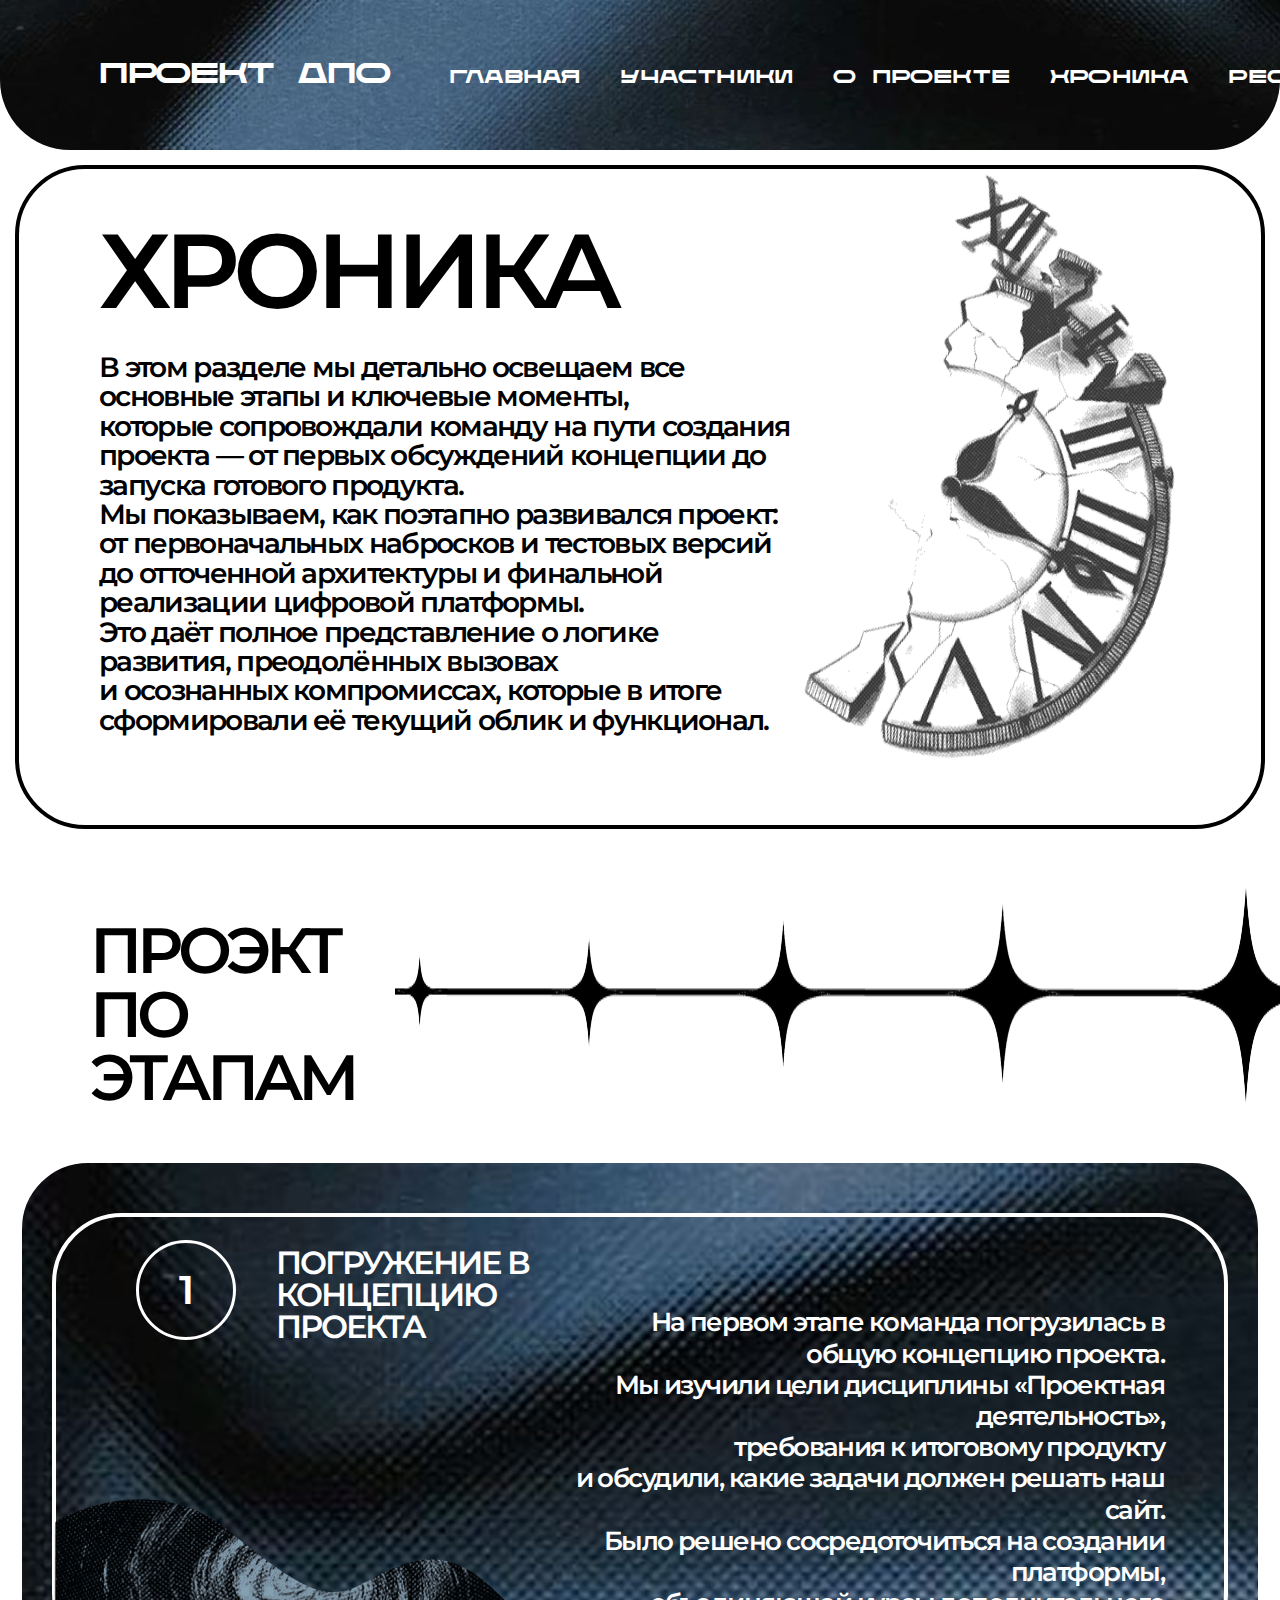
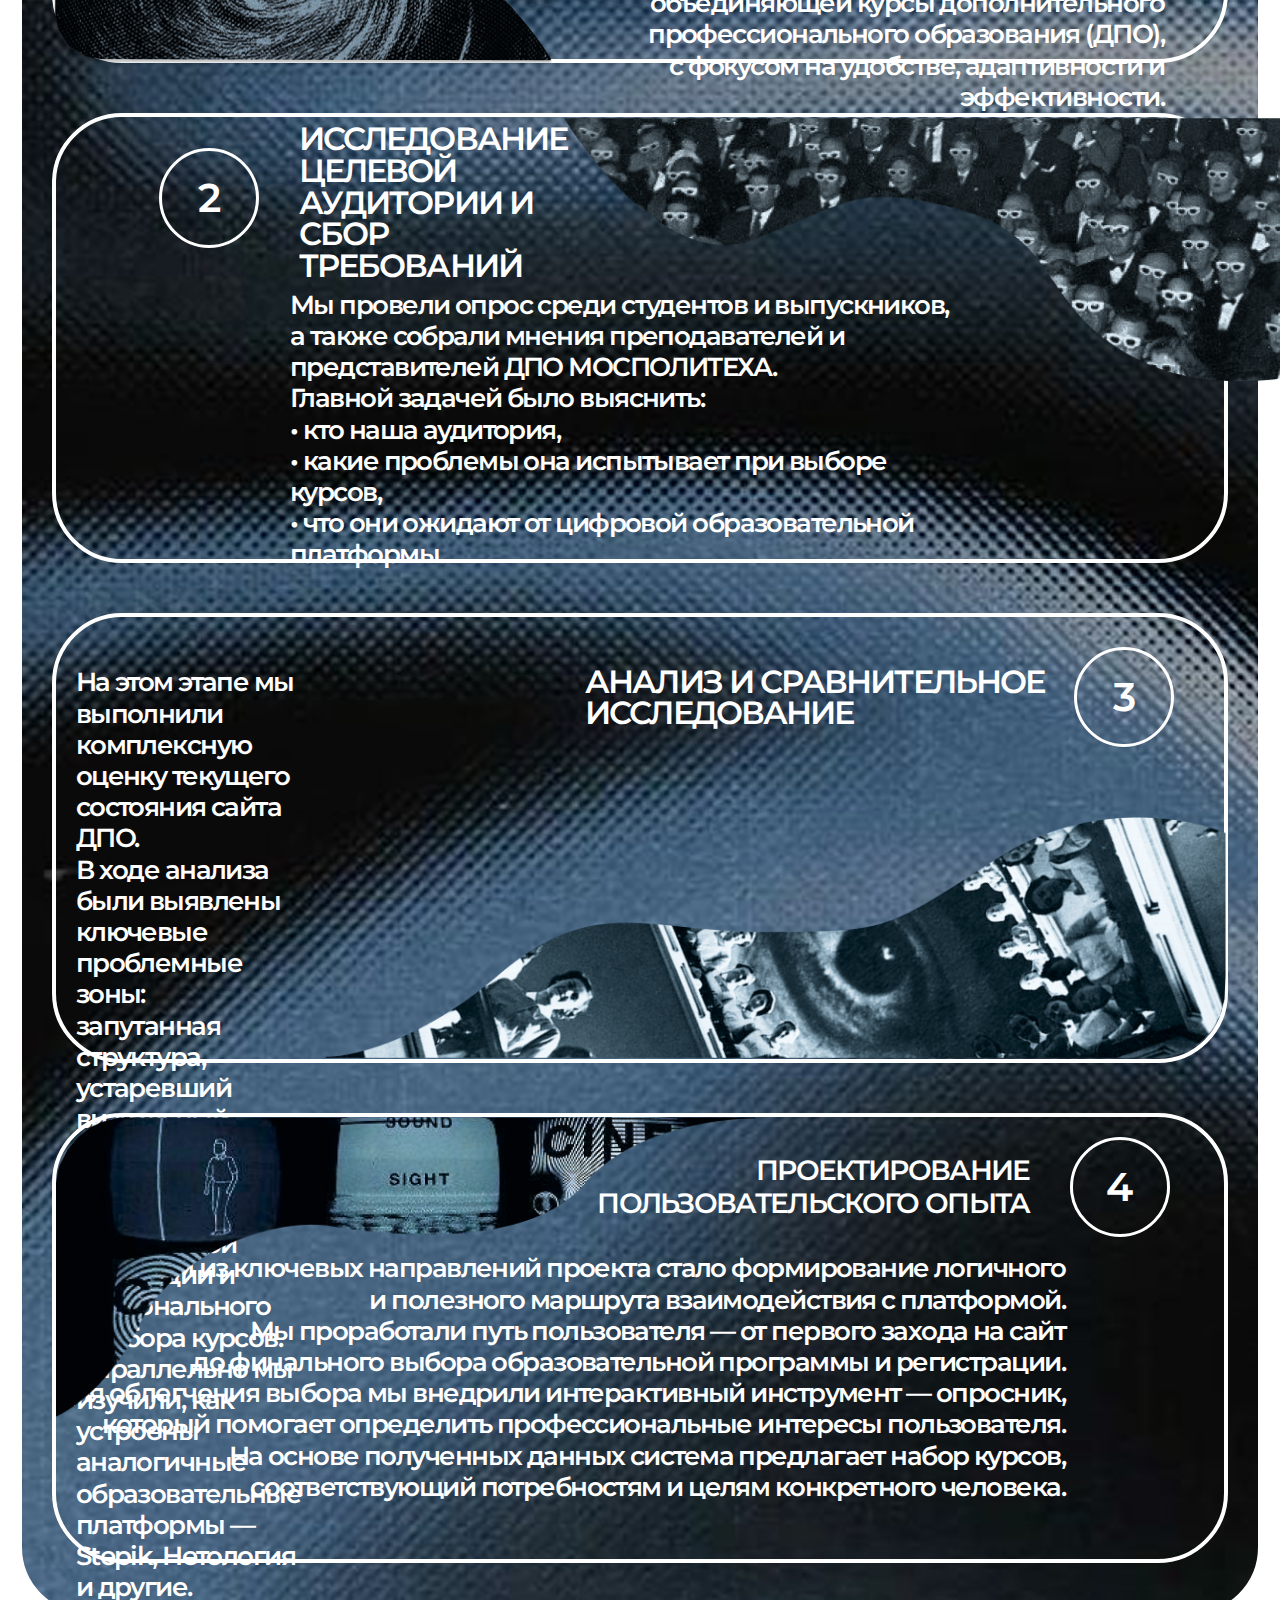
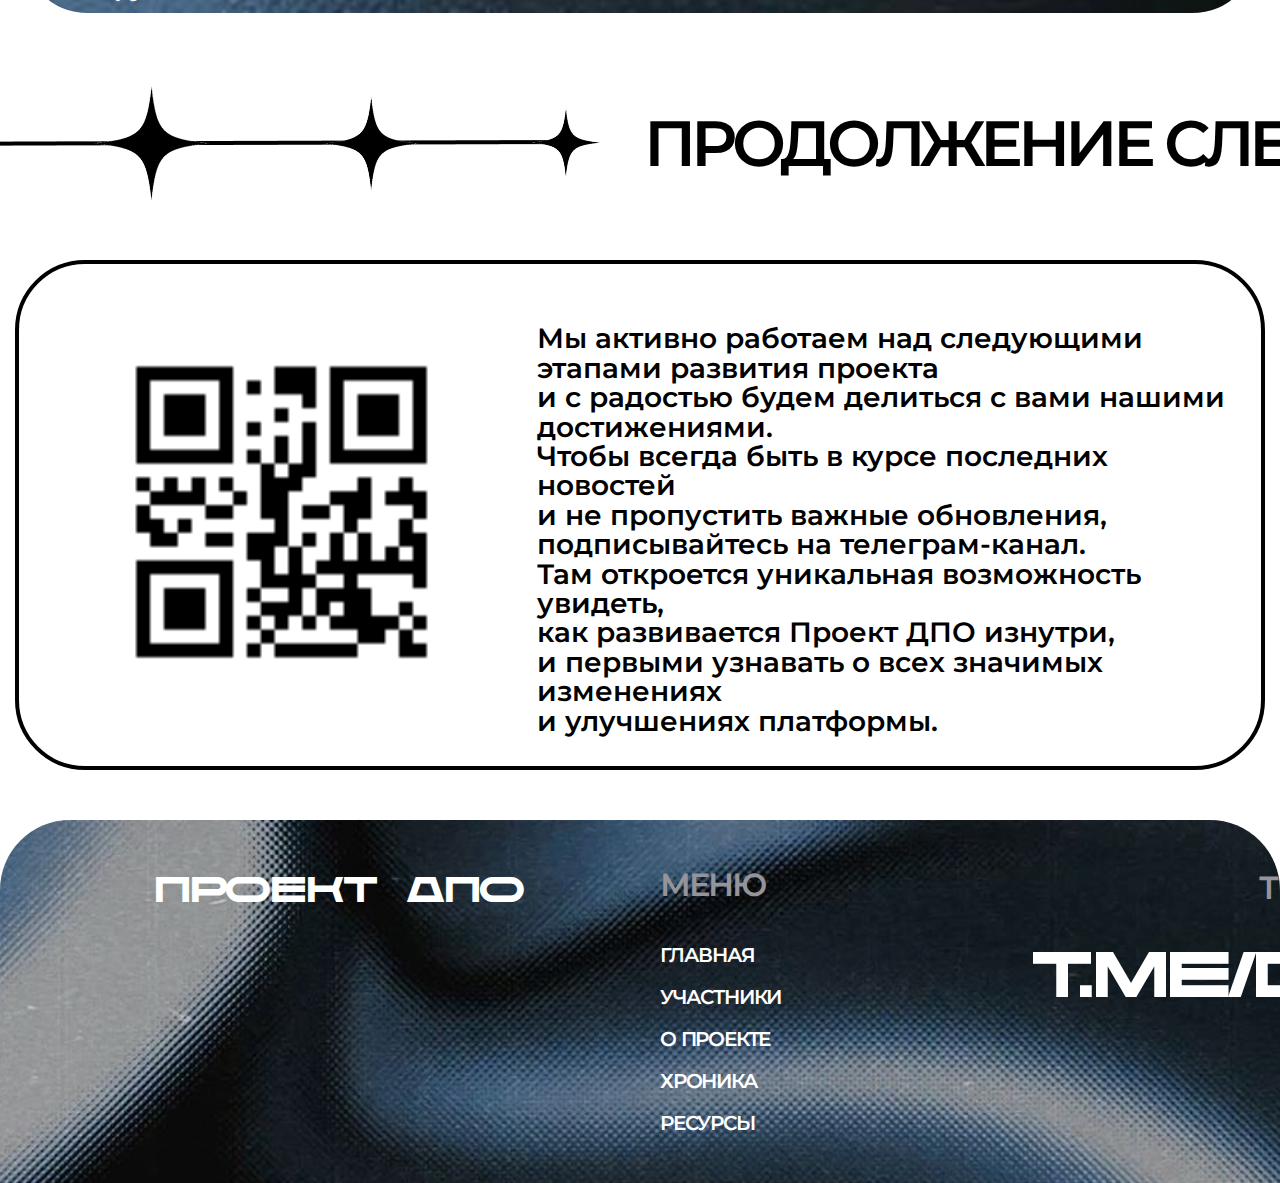
<file: site/Хроника.html>
<!DOCTYPE html>
<html lang="en">
<head>
	<meta charset="UTF-8">
	<meta name="viewport" content="width=device-width, initial-scale=1.0">
	<title>Хроника</title>
	<link rel="stylesheet" href="./styles.css">
</head>
<body>
	<header class="header alt-header">
		<div class="logo-plus-nav">
			<a href="Главная страница.html" class="header-logo">Проект ДПО</a>
			<nav class="header-menu">
				<ul class="header-menu-list">
					<li class="header-menu-item"><a href="Главная страница.html" class="header-menu-link">Главная</a></li>
					<li class="header-menu-item"><a href="Участники.html" class="header-menu-link">Участники</a></li>
					<li class="header-menu-item"><a href="О проекте.html" class="header-menu-link">О проекте</a></li>
					<li class="header-menu-item"><a href="Хроника.html" class="header-menu-link">Хроника</a></li>
					<li class="header-menu-item"><a href="Ресурсы.html" class="header-menu-link">Ресурсы</a></li>
				</ul>
			</nav>
		</div>
	</header>
	<section class="chronicle">
		<div class="chronicle-block">
			<div class="chronicle-block-body">
				<h3 class="chronicle-title">Хроника</h3>
				<div class="chronicle-description">
					<p>
						В этом разделе мы детально освещаем все основные этапы и ключевые моменты,<br>
						которые сопровождали команду на пути создания проекта — от первых обсуждений концепции до запуска готового продукта.<br>
						Мы показываем, как поэтапно развивался проект: от первоначальных набросков и тестовых версий<br>
						до отточенной архитектуры и финальной реализации цифровой платформы.<br>
						Это даёт полное представление о логике развития, преодолённых вызовах<br>
						и осознанных компромиссах, которые в итоге сформировали её текущий облик и функционал.
					</p>
				</div>
			</div>
			<img src="./image/хрони.png" class="chronicle-image">
		</div>
	</section>
	<div class="title-plus-bruh">
			<h3 class="stairway-title">проэкт по этапам</h3>
			<img src="./image/звезды.png" alt="">
		</div>
	<section class="project">
		<ul class="project-list">
			<li class="project-item">
				<div class="project-body">
					<div class="project-wrapper">
					<div class="circle1">1</div>
					<t4 class="project-title">Погружение в концепцию ПРОЕКТА</t4>
					</div>
					<img src="./image/Group 8.png" alt="" class="project-image">
				</div>
				<div class="project-description">
					<p>
						На первом этапе команда погрузилась в общую концепцию проекта.<br>
						Мы изучили цели дисциплины «Проектная деятельность»,<br>
						требования к итоговому продукту<br>
						и обсудили, какие задачи должен решать наш сайт.<br>
						Было решено сосредоточиться на создании платформы,<br>
						объединяющей курсы дополнительного профессионального образования (ДПО),<br>
						с фокусом на удобстве, адаптивности и эффективности.
					</p>
				</div>
			</li>
			<li class="project-item second">
				<div class="project-body second">
					<div class="project-wrapper second">
					<div class="circle1">2</div>
					<t4 class="project-title second">Исследование целевой<br>аудитории и сбор требований</t4>
					</div>
					<img src="./image/Group 9.png" alt="" class="project-image second" width="830" height="260">
				</div>
				<div class="some second">
					<p>
						Мы провели опрос среди студентов и выпускников,<br>
						а также собрали мнения преподавателей и представителей ДПО МОСПОЛИТЕХА.<br>
						Главной задачей было выяснить:<br>
  					• кто наша аудитория,<br>
  					• какие проблемы она испытывает при выборе курсов,<br>
  					• что они ожидают от цифровой образовательной платформы.
					</p>

				</div>
			</li>
			<li class="project-item third">
				<div class="project-body third">
					<div class="project-wrapper third">
					<div class="circle2">3</div>
					<t4 class="project-title third">Анализ и сравнительное<br>исследование</t4>
					</div>
					<img src="./image/Group 10.png" alt="" class="project-image third" width="950" height="250">
				</div>
				<div class="project-description third">
						<p>
							На этом этапе мы выполнили комплексную оценку текущего состояния сайта ДПО.<br>
							В ходе анализа были выявлены ключевые проблемные зоны:<br>
							запутанная структура, устаревший визуальный стиль,<br>
							отсутствие инструментов для быстрой навигации и персонального подбора курсов.<br>
							Параллельно мы изучили, как устроены аналогичные образовательные платформы —<br>
							Stepik, Нетология и другие.
						</p>
				</div>
			</li>
			<li class="project-item-foutrh">
				<img class="project-image-fourth" src="./image/Group 11.png"></img>
				<div class="project-body-fourth">
					<div class="project-wrapper-fourth">
						<h3 class="wrapper-title">Проектирование<br>пользовательского опыта</h3>
						<div class="circle3">4</div>
					</div>
					<div class="project-description-fourth">
						<p>
							Одним из ключевых направлений проекта стало формирование логичного<br>
							и полезного маршрута взаимодействия с платформой.<br>
							Мы проработали путь пользователя — от первого захода на сайт<br>
							до финального выбора образовательной программы и регистрации.<br>
							Для облегчения выбора мы внедрили интерактивный инструмент — опросник,<br>
							который помогает определить профессиональные интересы пользователя.<br>
							На основе полученных данных система предлагает набор курсов,<br>
							соответствующий потребностям и целям конкретного человека.
						</p>
					</div>
				</div>
			</li>
		</ul>
	</section>
	<div class="title1-plus-bruh">
		<img src="./image/8800.png" alt="">
		<h3 class="stairway1-title">Продолжение следует</h3>
	</div>
	<div class="banner1">
		<img src="./image/qr-code 1.svg">
		<div class="idesc">
			<p>
				Мы активно работаем над следующими этапами развития проекта<br>
				и с радостью будем делиться с вами нашими достижениями.<br>
				Чтобы всегда быть в курсе последних новостей<br>
				и не пропустить важные обновления,<br>
				подписывайтесь на телеграм-канал.<br>
				Там откроется уникальная возможность увидеть,<br>
				как развивается Проект ДПО изнутри,<br>
				и первыми узнавать о всех значимых изменениях<br>
				и улучшениях платформы.
			</p>
		</div>
	</div>
	
</body>
<footer class="footer">
	<div class="footer-wrapper">
		<a href="/" class="footer-logo first">Проект ДПО</a>
		<nav class="footer-menu second">
			<h3 class="footer-title">Меню</h3>
			<ul class="footer-menu-list">
				<li class="footer-menu-item">
					<a href="Главная страница.html" class="footer-menu-link">Главная</a>
				</li>
				<li class="footer-menu-item">
					<a href="Участники.html" class="footer-menu-link">Участники</a>
				</li>
				<li class="footer-menu-item">
					<a href="О проекте.html" class="footer-menu-link">О проекте</a>
				</li>
				<li class="footer-menu-item">
					<a href="Хроника.html" class="footer-menu-link">Хроника</a>
				</li>
				<li class="footer-menu-item">
					<a href="Ресурсы.html" class="footer-menu-link">Ресурсы</a>
				</li>
			</ul>
		</nav>
		<div class="footer-dop third">
			<p class="someshit">Телеграм курсов дпо:</p>
			<h3 class="footer-dop-title">T.ME/DPOMPU</h3>
		</div>
	</div>
</footer>
</html>
</file>
<file: site/styles.css>
@font-face {
	font-family: 'Montserrat';
	src: url('./fonts/Montserrat-Regular.woff2') format('woff2');
	font-weight: 400px;
	font-style: normal;
	font-display: swap;
}

@font-face {
	font-family: 'Montserrat';
	src: url('./fonts/Montserrat-Medium.woff2') format('woff2');
	font-weight: 500px;
	font-style: normal;
	font-display: swap;
}

@font-face {
	font-family: 'Montserrat';
	src: url('./fonts/Montserrat-SemiBold.woff2') format('woff2');
	font-weight: 700px;
	font-style: normal;
	font-display: swap;
}

@font-face {
	font-family: 'Polonium';
	src: url('./fonts/PoloniumBold.woff2') format('woff2');
	font-weight: 700;
	font-style: normal;
	font-display: swap;
}

/* Нормализация */
*,
::before,
::after {
	box-sizing: border-box;
}

:where(ul, ol):where([class]) {
	padding-left: 0;
}

body,
:where(blockquote, figure):where([class]) {
	margin: 0;
}

:where(h1, h2, h3, h4, h5, h6, p, ul, ol, dl):where([class]) {
	margin-block: 0;
}

:where(dd[class]) {
	margin-left: 0;
}

:where(fieldset[class]) {
	margin-left: 0;
	padding: 0;
	border: none;
}

:where(ul[class]) {
	list-style: none;
}

:where(address[class]) {
	font-style: normal;
}

p {
	--paragraphMarginBottom: 24px;
	margin-block: 0;
}

p:where(:not([class]):not(:last-child)) {
	margin-bottom: var(--paragraphMarginBottom);
}

img,
video {
	display: block;
	max-width: 100%;
	height: auto;
}

input,
textarea,
select,
button {
	font: inherit;
}

html {
	height: 100%;
}

html,
:has(:target) {
	scroll-behavior: smooth;
}

body {
	min-height: 100%;
	line-height: 1.5;
	font-family: 'Montserrat';
	font-weight: 300px;
	font-size: 24px;
	line-height: 1.75;
	color: #000000;
	background-color: white;
}

a:where([class]) {
	display: inline-flex;
}

button,
label {
	cursor: pointer;
}

:where([fill]:not([fill="none"], [fill^="url"])) {
	fill: currentColor;
}

:where([stroke]:not([stroke="none"], [stroke^="url"])) {
	stroke: currentColor;
}

svg * {
	transition-property: fill, stroke;
}

:where(table) {
	border-collapse: collapse;
	border-color: currentColor;
}

@media (prefers-reduced-motion: reduce) {
	*,
	::before,
	::after {
		animation-duration: 0.01ms !important;
		animation-iteration-count: 1 !important;
		transition-duration: 0.01ms !important;
		scroll-behavior: auto !important;
	}
}

.header {
	padding-top: 50px;
	padding-inline: 90px;
	background: url('./image/блок 1.png') center/cover no-repeat;
	border-bottom-left-radius: 70px;
	border-bottom-right-radius: 70px;
	min-height: 850px;
}

.logo-plus-nav {
	display: flex;
	justify-content: space-between;
	align-items: center;
	flex-wrap: nowrap;
	column-gap: 60px;
}

.header-logo,
.header-menu-link {
	white-space: nowrap;
	font-family: 'Polonium';
	font-weight: 700px;
	text-transform: uppercase;
	letter-spacing: 1.2px;
	text-decoration: none;
	color: white;
	display: inline-flex;
	align-items: center;
	column-gap: 7px;
}

.header-logo {
	font-size: 28px;
	flex-shrink: 0;
}

.header-menu-list {
	display: flex;
	flex-wrap: nowrap;
	column-gap: 40px;
	flex-shrink: 0;
}

.header-menu-link {
	font-size: 18px;
}

.header-title {
	margin-top: 80px;
	font-size: 100px;
	font-family: 'Polonium';
	font-weight: 900px;
	text-transform: uppercase;
	color: white;
	line-height: 1; /* добавь эту строку */
}

.header-info {
	padding-top: 120px;
  margin-bottom: 50px;
  display: flex;
  flex-direction: column;     /* элементы друг под другом */
  align-items: flex-end;      /* выравнивание текста по правому краю */
  text-align: right;          /* выравнивание текста по правому краю */
	white-space: nowrap;
}

.header-info-title {
	font-family: 'Monstserrat';
  font-size: 24px;
  color: white;
  font-weight: bold;
  margin-bottom: 10px;
	text-transform: uppercase;
}

.header-info-description {
	font-family: 'Monstserrat';
  font-size: 20px;
  color: white;
  font-weight: 300px;
	text-transform: uppercase;
}

	.banner {
		margin: 15px 15px 0 15px; /* сверху 15px, по бокам 15px, снизу 0 */
		border: 4px solid #000;
		border-radius: 70px;
		height: auto;
	}

.section-banner-description {
	display: inline-flex;
	min-height: 100%;
	line-height: 1.5;
	font-family: 'Montserrat';
	font-weight: 400px; /* для обычного начертания (regular) */
	font-size: 24px; /* размер шрифта */
	text-transform: uppercase; /* текст в верхнем регистре */
	color: #000000;
	padding-top: 70px; /* отступ сверху */
	padding-left: 70px; /* отступ слева */
	box-sizing: border-box; /* гарантирует, что padding не выходит за пределы элемента */
}


.section-banner-title-wrapper {
  display: flex;
  justify-content: flex-end; /* смещение вправо */
  padding-right: 100px;       /* отступ от правой границы */
  margin-top: 50px;          /* отступ сверху от border */
}

.section-banner-title {
  font-family: 'Polonium';
  font-weight: 700px;
  font-size: 80px;
  text-transform: uppercase;
  color: #000000;
	line-height: 1;
}

.indent {
	display: inline-block;
	margin-left: 2em; /* регулируй отступ по вкусу */
}


.section-banner-image {
	margin-inline: 0px;
  width: 60%;
  height: auto;
}

.section-banner-body {
	display: flex;
	justify-content: flex-start;
	align-items: flex-start;
	width: 100%;
	padding: 0;
	margin: 0;
}

.section-annotation-list {
	list-style-type: none;
	padding: 0;
	margin: 0;
	display: flex;
	flex-direction: column;
	row-gap: 50px;
}


.section-banner-list {
	display: flex;
	flex-direction: column; /* вертикально */
	align-items: center;    /* выравниваем относительно родителя */
	gap: 50px;              /* расстояние между элементами */
	list-style: none;
	margin-top: 130px;

}

.section-banner-item {
	width: 700px;
	display: flex;
	font-family: 'Montserrat', sans-serif;
	font-size: 24px;
	line-height: 99%;
	letter-spacing: -0.02em;
	text-transform: uppercase;
	color: #000;
	font-weight: 600px;

}

/* Внутреннее выравнивание контента в блоке */
.item-start {
	justify-content: flex-start;
	text-align: left;
}

.item-center {
	justify-content: flex-end;
	text-align: left;
	margin-right: 90px;
}

.item-end {
	justify-content: flex-start;  /* ставим по левому краю */
	text-align: left;
	padding-left: 30px;           /* сдвигаем текст внутри */
}

a {
	text-decoration: none;
}


.services-list {
  display: flex;
  flex-wrap: wrap;
  gap: 15px;
  padding: 70px;
  justify-content: center;
}

.section-annotation {
	column-gap: 20px;
	margin-top: 30px;
	display: flex;
	padding-inline: 18px;
	justify-content: space-between;
}

.section-annotation-body {
	margin-left: 72px;
  display: inline-flex; /* или inline-block */
  flex-direction: column;
  justify-content: start;
  row-gap: 30px;
}

h3 {
	font-family: 'Monstserrat';
  font-size: 36px;
  color: black;
  font-weight: 500px;
	text-transform: uppercase;
}

.text {
	font-size: 32px;
	font-family: 'Monstserrat';
  color: black;
  font-weight: 400px;
	/* line-height: 32px; */ 
	line-height: 99%;
	letter-spacing: -0.06em;
	text-transform: uppercase;
}

.section-annotation-list {
	list-style-type: none; /* Убираем стандартные маркеры списка */
	padding: 0;
	margin: 0;
}

.section-annotation-item {
	display: flex;
	align-items: center;
}

.circle {
	width: 100px;
	height: 100px;
	border-radius: 50%;
	border: 3px solid #000;
	background-color: #fff;
	color: black;
	font-weight: bold;
	font-size: 40px;
	display: flex;
	align-items: center;
	justify-content: center;
	margin-right: 40px; /* Отступ между кружком и текстом */
	flex-shrink: 0; /* Чтобы кружок не сжимался */
}

.section-annotation-info {
	row-gap: 35px;
	border: 4px solid #000;
	border-radius: 70px;
	padding: 65px 80px;
	display: flex;
	flex-direction: column;
	align-items: center;
}
.section-annotation-info-title {
	display: inline-flex;
	align-items: center;
	justify-content: center;
	font-family: 'Monstserrat';
  font-size: 48px;
  color: black;
  font-weight: 500px;
	text-transform: uppercase;
	white-space: nowrap;
}

.section-annotation-info-description {
	line-height: 99%;
	letter-spacing: -0.06em;
	text-transform: uppercase;
	display: inline-flex;
	line-height: 99%;
	font-family: 'Montserrat';
	font-weight: 400px;
	font-size: 24px; 
	text-transform: uppercase; /* текст в верхнем регистре */
	color: #000000;
}


/* Глобально убираем скролл и учитываем паддинги и бордеры в ширину */
* {
  box-sizing: border-box;
  margin: 0;
  padding: 0;
}

html, body {
  overflow-x: hidden; /* Убираем горизонтальный скролл */
  font-family: 'Montserrat', sans-serif; /* Применяем шрифт Монсеррат */
}

/* Сбросим отступы и паддинги для всех элементов */
* {
  box-sizing: border-box;
  margin: 0;
  padding: 0;
}

.section-service {
  display: flex;
  flex-direction: column;
  row-gap: 80px;
  padding: 60px 20px;
  /* width: 100%; Занимает всю доступную ширину */
  margin: 30px 18px 0 18px; /* Верхний отступ 30px, боковые отступы по 18px */
  border: 4px solid #000; /* Граница 4px */
  border-radius: 70px; /* Скругленные углы */
  height: auto;
  overflow: hidden; /* Убираем возможные горизонтальные скроллы */
}

html, body {
  overflow-x: hidden; /* Убираем горизонтальный скролл */
}

/* Список карточек */
.service-list {
  display: flex;
  justify-content: space-between; /* Размещение карточек по левому краю */
  gap: 20px;
  flex-wrap: nowrap; /* Запрещаем перенос карточек */
  overflow-x: auto; /* Добавляем горизонтальную прокрутку, если карточки не помещаются */
  padding-bottom: 20px;
}

/* Стили одной карточки */
.service-item {
  width: 390px;
  min-height: auto;
  display: flex;
  flex-direction: column;
  align-items: center;
  padding: 30px;
  background: url('./image/фон 1 3.png') center/cover no-repeat;
  border-radius: 70px;
  flex-shrink: 0; /* Не сжимать */
}

/* Изображения внутри карточек */
.service-item img {
  max-width: 100%;
  height: auto;
  display: block;
}

/* Инфо-блок */
.servive-item-info {
  margin-top: 40px;
  margin-bottom: 20px;
  text-align: center;
	font-weight: 400px;
	font-family: 'Montserrat';
	font-size: 30px;
	
	/* line-height: 36px; */ 
	line-height: 120%;
	letter-spacing: -0.06em;
	text-transform: uppercase;
	color: #fff;
}

/* Текст */
.service-info {
	margin-top: 30px;
  font-weight: 600px;
  font-size: 30px;
  line-height: 120%;
  letter-spacing: -0.06em;
  text-transform: uppercase;
  text-align: center;
  color: #000;
}

/* Кнопка */
.button {
  font-family: 'Montserrat', sans-serif;
  font-weight: 600;
  font-size: 36px;
  line-height: 120%;
  letter-spacing: -0.06em;
  text-transform: uppercase;
  color: #fff;
  border-radius: 30px;
  width: 318px;
  background: #272534;
  height: 82px;
  display: flex;
  justify-content: center;
  align-items: center;
  text-decoration: none;
  margin-top: auto;
  margin-bottom: 20px; /* строго 20px от нижнего края карточки */
}

/* Стрелка на кнопке */
.button img {
  margin-left: 15px; /* Отступ между текстом и стрелкой */
}

/* Адаптив — только размер текста уменьшается, а карточки остаются в линию */
@media (max-width: 1024px) {
  .service-info {
    font-size: 24px;
  }

  .button {
    font-size: 28px;
    width: 280px;
    height: 70px;
  }
}

@media (max-width: 600px) {
  .button {
    font-size: 22px;
    width: 240px;
    height: 64px;
  }

  .service-item {
    width: 320px;
    padding: 20px;
  }
}

.footer {
  background: url('/site/image/фон\ 2\ 3.png') center/cover no-repeat;
  border-top-left-radius: 70px;
  border-top-right-radius: 70px;
  min-height: 332px;
  margin-top: 50px;
  padding: 40px;
}

.footer-wrapper {
  display: flex;
  align-items: flex-start;
  width: 100%;
	margin-inline: 100px;
}

/* Первый блок - логотип */
.footer-logo {
	font-size: 36px;
  white-space: nowrap;
  font-family: 'Polonium', sans-serif;
  font-weight: 700px;
  text-transform: uppercase;
  letter-spacing: 1.2px;
  text-decoration: none;
  color: white;
  display: inline-flex;
  align-items: center;
  margin-right: 76px; /* отступ до второго элемента */
	margin-left: 15px;
}

/* Второй блок - меню */
.footer-menu {
  display: flex;
	align-items: start;
  flex-direction: column;
	margin-top: -3px;
  margin-right: 250px; /* отступ до третьего элемента */
	margin-left: 60px;
}

.footer-title {
  margin-bottom: 20px;
  font-family: 'Montserrat', sans-serif;
  font-weight: 400px;
  font-size: 32px;
  letter-spacing: -0.06em;
  text-transform: uppercase;
  color: #95949a;
}

.footer-menu-list {
  list-style: none;
  padding: 0;
  margin: 0;
}

.footer-menu-item {
  margin-bottom: 0;
}

.footer-menu-link {
  font-family: 'Montserrat', sans-serif;
  font-weight: 400px;
  font-size: 20px;
  letter-spacing: -0.06em;
  text-transform: uppercase;
  color: #fff;
  text-decoration: none;
}

/* Третий блок - соцсети */
.footer-dop {
	margin-right: 100px;
  display: flex;
  flex-direction: column;
  justify-content: center;
  align-items: flex-end;
  color: white;
}

.someshit {
  font-family: 'Montserrat', sans-serif;
  font-weight: 400px;
  font-size: 32px;
  letter-spacing: -0.06em;
  text-transform: uppercase;
  color: #95949a;
}

.footer-dop-title {
  margin-top: 30px;
  font-size: 64px;
  font-family: 'Polonium';
  font-weight: 900px;
  text-transform: uppercase;
  color: white;
  line-height: 1;
}


.header.alt-header {
	padding-top: 50px;
	padding-inline: 100px;
	background: url('./image/блок 2.png') center/cover no-repeat;
	border-bottom-left-radius: 70px;
	border-bottom-right-radius: 70px;
	min-height: 150px;
}

/* Эффект наведения для кнопок */
.button:hover {
  background-color: #44414f; /* чуть светлее или темнее — по вкусу */
  color: #ffffff;
  transition: background-color 0.3s ease, color 0.3s ease;
}

/* Эффект наведения для ссылок (у которых есть класс) */
a:where([class]):hover {
  opacity: 0.8;
  transition: opacity 0.3s ease;
}

/* Эффект наведения для обычных ссылок */
a:hover {
  text-decoration: underline;
  transition: text-decoration 0.3s ease;
}

.about {
	width: 100%; /* Задаем ширину контейнера */
	margin: 0 auto; /* Выравнивание контейнера по центру */
	padding: 20px; /* Отступы внутри контейнера */
}

.about-info-wrapper {
	display: flex;
	flex-direction: column;
	margin-top: 50px;
	margin-left: 90px;
}

.about-info {
	display: flex;
}
.about-info-title {
	font-family: 'Montserrat';
	font-weight: 600px;
	font-size: 96px;
	/* line-height: 109px; */ 
	line-height: 99%;
	letter-spacing: -0.06em;
	text-transform: uppercase;
	color: #000;
}

.about-info-description {
	display: inline-flex;
	min-height: 100%;
	line-height: 1.5;
	font-family: 'Montserrat';
	font-weight: 400px; /* для обычного начертания (regular) */
	font-size: 24px; /* размер шрифта */
	text-transform: uppercase; /* текст в верхнем регистре */
	color: #000000;
	padding-left: 15px; /* отступ слева */
	box-sizing: border-box; /* гарантирует, что padding не выходит за пределы элемента */
	margin-top: 50px;
}

.goals-title {
	font-weight: 600;
	font-size: 64px;
	
	/* line-height: 63px; */ 
	line-height: 99%;
	letter-spacing: -0.06em;
	text-transform: uppercase;
	color: #000;
	font-family: 'Montserrat';
	margin-left: 200px;
	

}

.goals-info-list {
	margin-top: 30px;
	display: flex;
	flex-direction: column;
	margin-left: 40px;
	margin-right: 100px;
	row-gap: 35px;
	box-sizing: border-box;
}


.box {
  max-width: 1400px;
  max-height: 170px;
  background: url('./image/фон 3.png') center/cover no-repeat;
  font-family: 'Montserrat';
  font-weight: 100;
  font-size: clamp(18px, 2.5vw, 35px); /* адаптивный размер */
  line-height: 105%;
  letter-spacing: 0.5px;
  padding: 50px;
  box-sizing: border-box;
  border-radius: 30px;
}


.goals-info {
	margin-top: -100px;
}


.goals-image {
	margin-top: 90px;
}


.goals-wrapper {
	display: flex;
}

.img-item {
	margin-left: 20px;
}

:root {
  --font-family: "Montserrat", sans-serif;
  --second-family: "Polonium", sans-serif;
}

.chronicle-block {
		position: relative;
		margin: 15px 15px 0 15px; /* сверху 15px, по бокам 15px, снизу 0 */
		border: 4px solid #000;
		border-radius: 70px;
		height: auto;
		display: flex;
		column-gap: -30px;
}


.chronicle-description {
	font-weight: 400;
	font-size: 28px;
	
	/* line-height: 38px; */ 
	line-height: 105%;
	letter-spacing: -0.06em;
	color: #000;
	font-family: var(--font-family);
}

.chronicle-title {
	margin-bottom: 30px;
	font-family: var(--font-family);
	font-weight: 600;
	font-size: 105px;	
	/* line-height: 104px; */ 
	line-height: 99%;
	letter-spacing: -0.06em;
	text-transform: uppercase;
	color: #000;
	position: relative;
	display: flex;
	flex-wrap: wrap;
}

.chronicle-block-body {
	position: relative;
	row-gap: 30px;
	margin-left: 80px;
	margin-top: 50px;
	margin-bottom: 90px;
}

.stairway-title {
	margin-top: 45px;
	font-weight: 600;
	font-size: 64px;
	
	/* line-height: 63px; */ 
	line-height: 99%;
	letter-spacing: -0.08em;
	text-transform: uppercase;
	color: #000;
	font-family: var(--font-family);
}

.title-plus-bruh {
	margin-top: 45px;
	margin-left: 90px;
	display: flex;
	column-gap: 40px;
}

.title1-plus-bruh {
	margin-top: 45px;
	margin-left: 90px;
	column-gap: 40px;
	display: flex;
	justify-content: center;
	/* flex-direction: row-reverse; */
}

.stairway1-title {
	margin-right: 90px;
	margin-top: 45px;
	font-weight: 600;
	font-size: 64px;
	white-space: nowrap;
	/* line-height: 63px; */ 
	line-height: 99%;
	letter-spacing: -0.08em;
	text-transform: uppercase;
	color: #000;
	font-family: var(--font-family);
}

.banner1 {
	height: auto;
	margin: 43px 15px 0 15px; /* сверху 15px, по бокам 15px, снизу 0 */
	border: 4px solid #000;
	padding: 30px;
	padding-left: 100px;
	border-radius: 70px;
	display: flex;
	column-gap: 90px;
}

	.idesc {
		font-weight: 300;
		font-size: 28px;
		margin-top: 30px;
		/* line-height: 38px; */ 
		line-height: 105%;
		/* letter-spacing: -0.06em; */
		color: #000;
		font-family: var(--font-family);
	}


.project {
	background: url('./image/like.png') center/cover no-repeat;
	margin: 50px 18px 50px 18px;
	border: 4px solid #ffffff;
	border-radius: 70px;
	height: auto;
}

.project-item {
	margin: 50px 30px 50px 30px;
	border: 4px solid #ffffff;
	border-radius: 70px;
	height: 450px;
}
.project-wrapper {
	margin-left: 80px;
	margin-top: 20px;
	display: flex;
	align-items: center;
	
}

.project-title {
	margin-TOP: 10px;
	font-family: var(--font-family);
	font-weight: 600;
	font-size: 32px;
	
	/* line-height: 32px; */ 
	line-height: 99%;
	letter-spacing: -0.06em;
	text-transform: uppercase;
	color: #fff;
}

.project-body {
	display: flex;
	flex-direction: column;
	justify-content: space-between;
}

.project-item {
	display: flex;
	justify-content: space-between;
}

.circle1 {
	width: 100px;
	height: 100px;
	border-radius: 50%;
	border: 3px solid #ffffff;
	background-color: transparent;
	color: rgb(255, 255, 255);
	font-weight: bold;
	font-size: 40px;
	display: flex;
	align-items: center;
	justify-content: center;
	margin-right: 40px; /* Отступ между кружком и текстом */
	flex-shrink: 0; /* Чтобы кружок не сжимался */
}

.project-image {
	margin-left: -4px;
	margin-bottom: -7px;
}
.project-description {
	padding: 90px 60px 60px 0px;
	font-family: var(--font-family);
	font-weight: 400;
	font-size: 26px;
	
	/* line-height: 34px; */ 
	line-height: 120%;
	letter-spacing: -0.06em;
	text-align: right;
	color: #fff;
}

.project-body.second {
	display: flex;
	flex-direction: row;
	margin-top: -22px;
	margin-left: 23px
	
}
.project-wrapper.second {
	display: flex;
	margin-top: -75px;
}

.project-item.second {
	display: flex;
	flex-direction: column;
	padding-bottom: 30px;
}

.some.second {
	font-weight: 400;
	font-size: 26px;
	/* line-height: 34px; */ 
	line-height: 120%;
	letter-spacing: -0.06em;
	text-align: left;
	color: #fff;
	font-family: var(--font-family);
	margin: -85px 258px 38px 234px;
}

.project-title.second {

}

.project-image.second {
	margin-top: 21px;
}


.project-item.third {
	display: flex;
	flex-direction: row-reverse;
	position: relative;
}

.project-description.third {
	text-align: left;
	margin-top: 20px;
	/* margin-bottom: 30px; */
	margin-left: 100px;
	padding-block: 30px;
	font-size: 26px;
}

.project-title.third {
	white-space: nowrap;
	margin: 0px 30px 0px 0px;
}

.project-wrapper.third {
	margin: 30px 0 0px 224px;
	display: flex;
	flex-direction: row-reverse;
	column-gap: 0px;
	
}

.project-image.third {
	width: 900px;
	height: auto;
	margin: 200px 3px 1px -35px;
	position: absolute;
}

.project-body {
	display: flex;
	justify-content: space-between;
}

.circle2 {
	width: 100px;
	height: 100px;
	border-radius: 50%;
	border: 3px solid #ffffff;
	background-color: transparent;
	color: rgb(255, 255, 255);
	font-weight: bold;
	font-size: 40px;
	display: flex;
	align-items: center;
	justify-content: center;
	margin-right: 40px; /* Отступ между кружком и текстом */
	flex-shrink: 0; /* Чтобы кружок не сжимался */
	margin-right: 50px;
}

.project-item-foutrh {
	height: 450px;
	margin: 50px 30px 50px 30px;
	border: 4px solid #ffffff;
	border-radius: 70px;
}

.project-wrapper-fourth {
	display: flex;
	column-gap: 30px;
	align-items: center;
	margin: 20px 0px 0px 398px;
}

.wrapper-title {
	font-family: var(--font-family);
	font-weight: 400;
	font-size: 28px;
	
	/* line-height: 34px; */ 
	line-height: 120%;
	letter-spacing: -0.06em;
	text-align: right;
	color: #fff;
	margin: 10px 10px 10px 10px;	

}


.project-body-fourth {
	display: flex;
	flex-direction: column;
	row-gap: 20px;
	margin-right: 40px;
}

.project-item-foutrh {
	position: relative;
	display: flex;
	justify-content: end;
}

.project-description-fourth {
	font-family: var(--font-family);
	font-weight: 400;
	font-size: 26px;
	
	/* line-height: 34px; */ 
	line-height: 120%;
	letter-spacing: -0.06em;
	text-align: right;
	color: #fff;
	margin: -4px 119px 0px -135px;

}


.project-image-fourth {
	width: 700px;
	height: 300px;
}

.circle3 {
	width: 100px;
	height: 100px;
	border-radius: 50%;
	border: 3px solid #ffffff;
	background-color: transparent;
	color: rgb(255, 255, 255);
	font-weight: bold;
	font-size: 40px;
	display: flex;
	align-items: center;
	justify-content: center;
	/* margin-right: 40px; Отступ между кружком и текстом */
	flex-shrink: 0; /* Чтобы кружок не сжимался */
}


.project-image-fourth {
	left:0;
	position: absolute;
}

.players {
	margin: 15px 15px 0 15px; /* сверху 15px, по бокам 15px, снизу 0 */
	border: 4px solid #000;
	border-radius: 70px;
	height: auto;
	padding: 40px;
}

.list-players {
	display: flex;
	justify-content: space-between;
	column-gap: 45px;
}


.member-title {
	font-family: var(--font-family);
	font-weight: 600;
	font-size: 32px;
	
	/* line-height: 32px; */ 
	line-height: 99%;
	letter-spacing: -0.06em;
	text-transform: uppercase;
	color: #000;
	display: inline-flex;
	align-items: center;
	justify-content: center;
}

.member-description {
	font-family: var(--font-family);
	font-weight: 400;
	font-size: 32px;
	text-align: center;
	/* line-height: 38px; */ 
	line-height: 120%;
	letter-spacing: -0.06em;
	color: #000;
	display: inline-flex;
	align-items: center;
	justify-content: center;
}

.team-member {
	display: flex;
	flex-direction: column;
	justify-content: center;
	align-items: center;
	row-gap: 30px;
}

.member-image {
	display: flex;

	width: auto;
	height: auto;
}

.uct {
	font-family: var(--second-family);
	font-weight: 700;
	font-size: 96px;
	
	/* line-height: 95px; */ 
	line-height: 99%;
	letter-spacing: -0.02em;
	text-transform: uppercase;
	color: #000;
	margin-left: 80px;
	margin-block: 50px;
}

.dop-desc {
    font-family: var(--font-family);
    font-weight: 400;
    font-size: 40px;
    line-height: 120%;
    letter-spacing: -0.06em;
    color: #000;
    margin-block: 60px;
    margin-inline: 50px;

    display: flex;
    flex-direction: column;
    justify-content: center;
    align-items: center;
    text-align: center;
}


.source-info {
	font-family: var(--font-family);
	font-weight: 400;
	font-size: 36px;
	
	/* line-height: 38px; */ 
	line-height: 105%;
	letter-spacing: -0.06em;
	color: #000;
	margin-left: 80px;
}

.source-list {
	display: flex;
	justify-content: space-between;
	column-gap: 60px;
	padding-inline: 150px;
	padding-block: 100px;
}

.source-image {
	width: 265px;
	height: auto;
}
.source-item {
	display: flex;
	flex-direction: column;
	align-items: center;
	display: flex;
	flex-direction: column;
	justify-content: center;
	align-items: center;
	text-align: center;
	row-gap: 20px;
}


/* === Маленькие экраны (iPhone 5, SE, ширина до 375px) === */
@media (max-width: 375px) {
  .header {
    padding: 20px 10px;
    min-height: 500px;
  }

  .header-logo {
    font-size: 18px;
  }

  .header-title {
    font-size: 32px;
    margin-top: 30px;
  }

  .header-info-title,
  .header-info-description {
    font-size: 14px;
  }

  .section-banner-description {
    font-size: 16px;
    padding: 20px;
  }

  .section-banner-title {
    font-size: 28px;
  }

  .section-banner-item {
    font-size: 16px;
  }

  h3 {
    font-size: 20px;
  }

  .text {
    font-size: 16px;
  }

  .circle {
    width: 50px;
    height: 50px;
    font-size: 20px;
  }

  .section-annotation-info-title {
    font-size: 24px;
  }

  .section-annotation-info-description {
    font-size: 16px;
  }

  .service-item {
    width: 100%;
  }
}

/* === Смартфоны до 480px === */
@media (max-width: 480px) {
  .logo-plus-nav {
    flex-direction: column;
    align-items: flex-start;
    gap: 10px;
  }

  .header-menu-list {
    flex-direction: column;
    gap: 8px;
  }

  .section-banner-body {
    flex-direction: column;
    align-items: center;
  }

  .section-annotation {
    flex-direction: column;
    padding: 15px;
  }

  .section-annotation-body {
    margin-left: 0;
  }

  .section-service {
    padding: 20px 10px;
  }

  .service-list {
    flex-direction: column;
    align-items: center;
  }
}

/* === Планшеты до 768px === */
@media (max-width: 768px) {
  .header {
    padding: 30px 20px;
    min-height: 600px;
  }

  .logo-plus-nav {
    flex-direction: column;
    align-items: flex-start;
    gap: 20px;
  }

  .header-menu-list {
    flex-direction: column;
    gap: 10px;
  }

  .header-title {
    font-size: 42px;
    margin-top: 40px;
  }

  .header-info {
    padding-top: 60px;
    align-items: flex-start;
    text-align: left;
  }

  .banner {
    margin: 15px;
    border-radius: 30px;
  }

  .section-banner-description {
    font-size: 18px;
    padding: 30px;
  }

  .section-banner-title-wrapper {
    padding-right: 30px;
    justify-content: center;
    margin-top: 30px;
  }

  .section-banner-title {
    font-size: 36px;
    text-align: center;
  }

  .section-banner-body {
    flex-direction: column;
    align-items: center;
    gap: 20px;
  }

  .section-banner-image {
    width: 100%;
  }

  .section-banner-item {
    width: 100%;
    font-size: 18px;
    text-align: center;
  }

  .section-annotation {
    flex-direction: column;
    gap: 20px;
    padding: 20px;
  }

  .section-annotation-body {
    margin-left: 0;
    row-gap: 20px;
  }

  .circle {
    width: 60px;
    height: 60px;
    font-size: 24px;
    margin-right: 20px;
  }

  .section-annotation-info {
    padding: 30px 20px;
    border-radius: 30px;
  }

  .section-annotation-info-title {
    font-size: 28px;
    text-align: center;
  }

  .section-annotation-info-description {
    font-size: 18px;
    text-align: center;
  }

  .section-service {
    padding: 30px 15px;
    margin: 20px 10px 0;
    border-radius: 30px;
  }

  .service-list {
    gap: 10px;
    flex-wrap: wrap;
    justify-content: center;
  }

  .service-item {
    width: 100%;
    max-width: 320px;
  }
}
</file>
